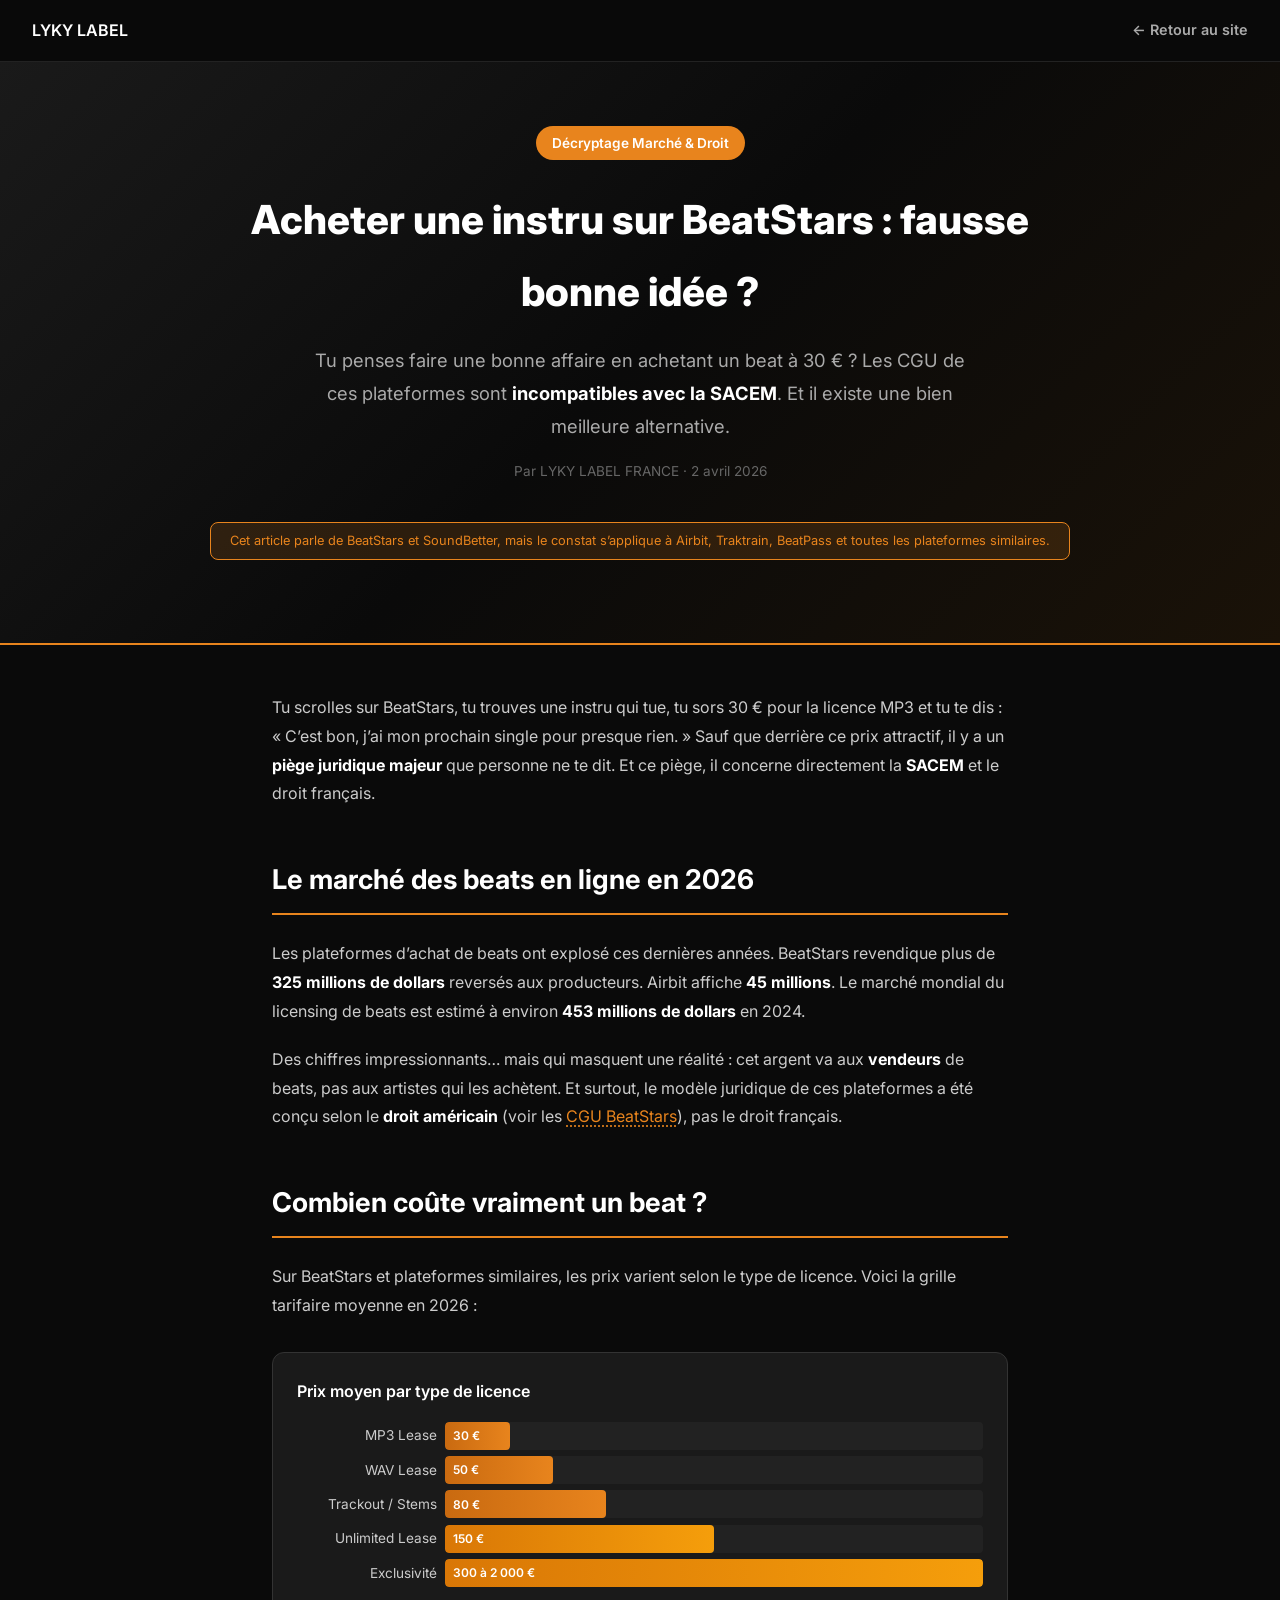
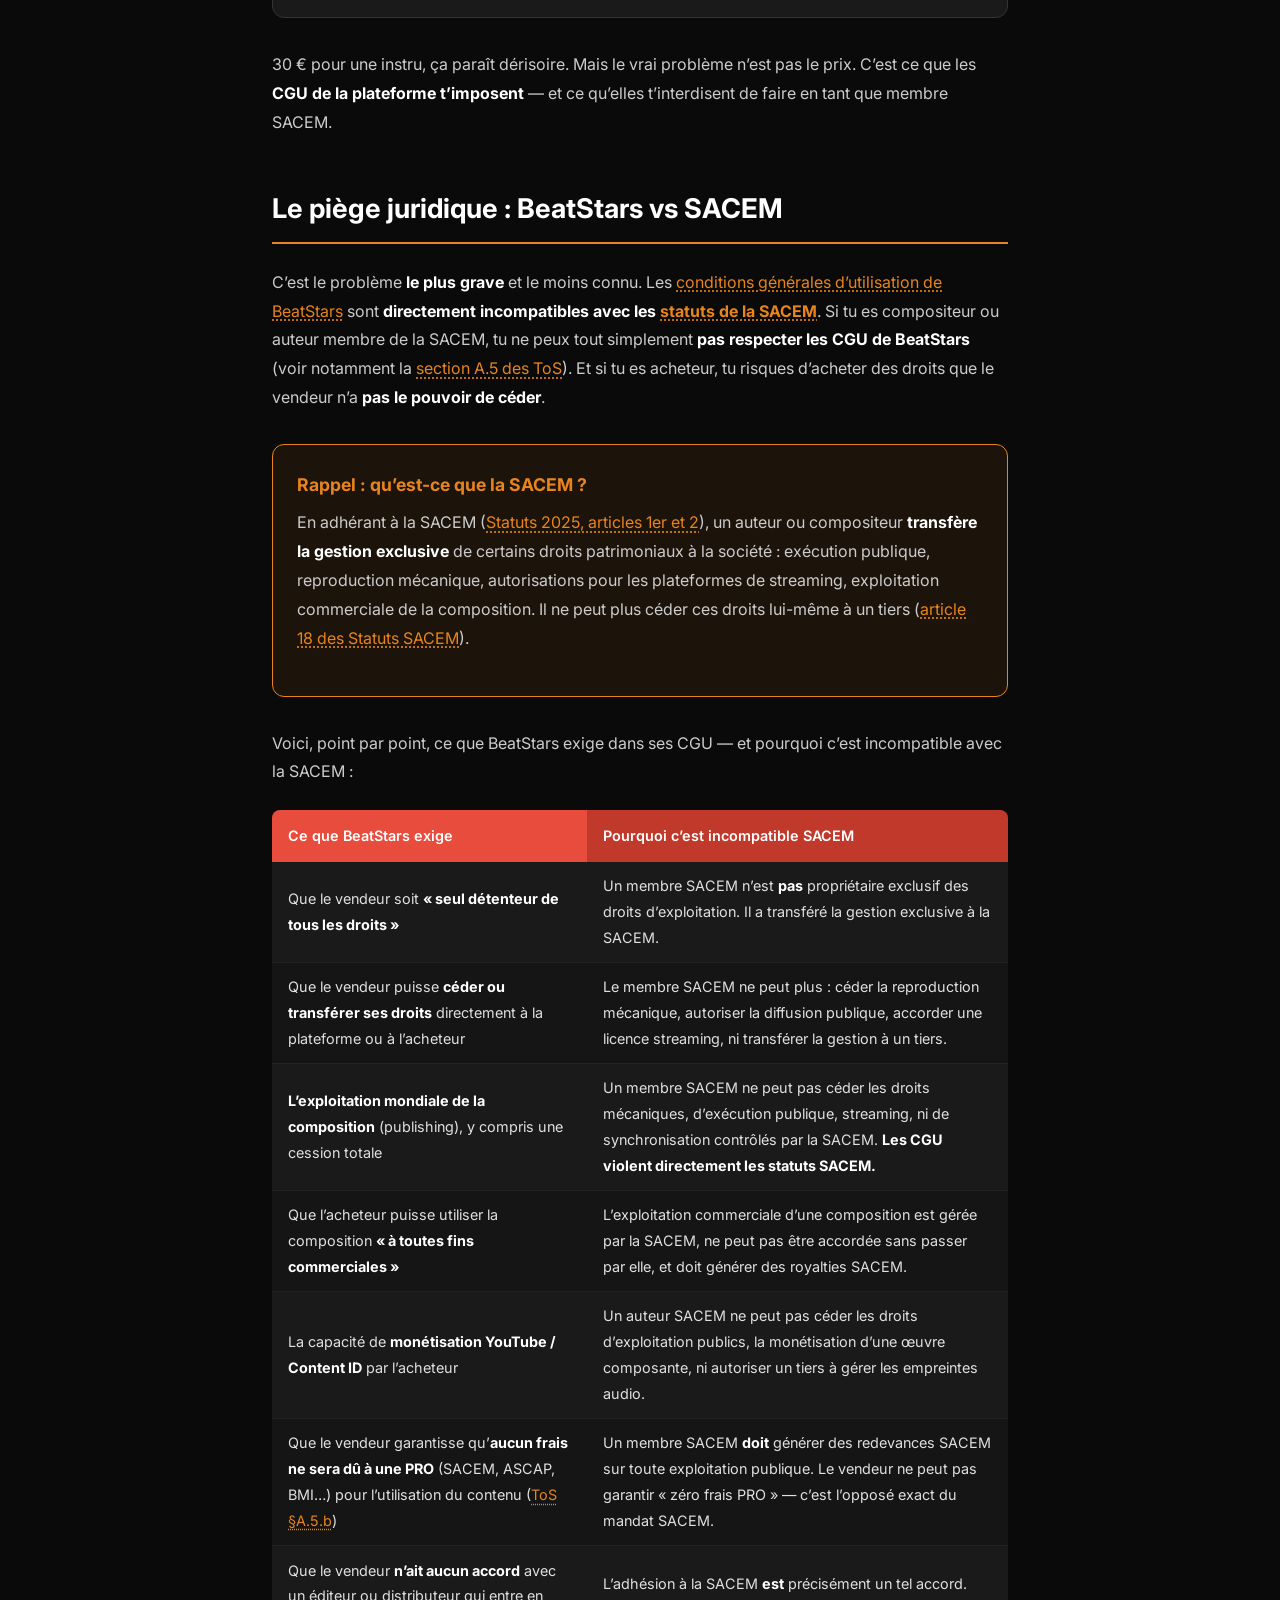
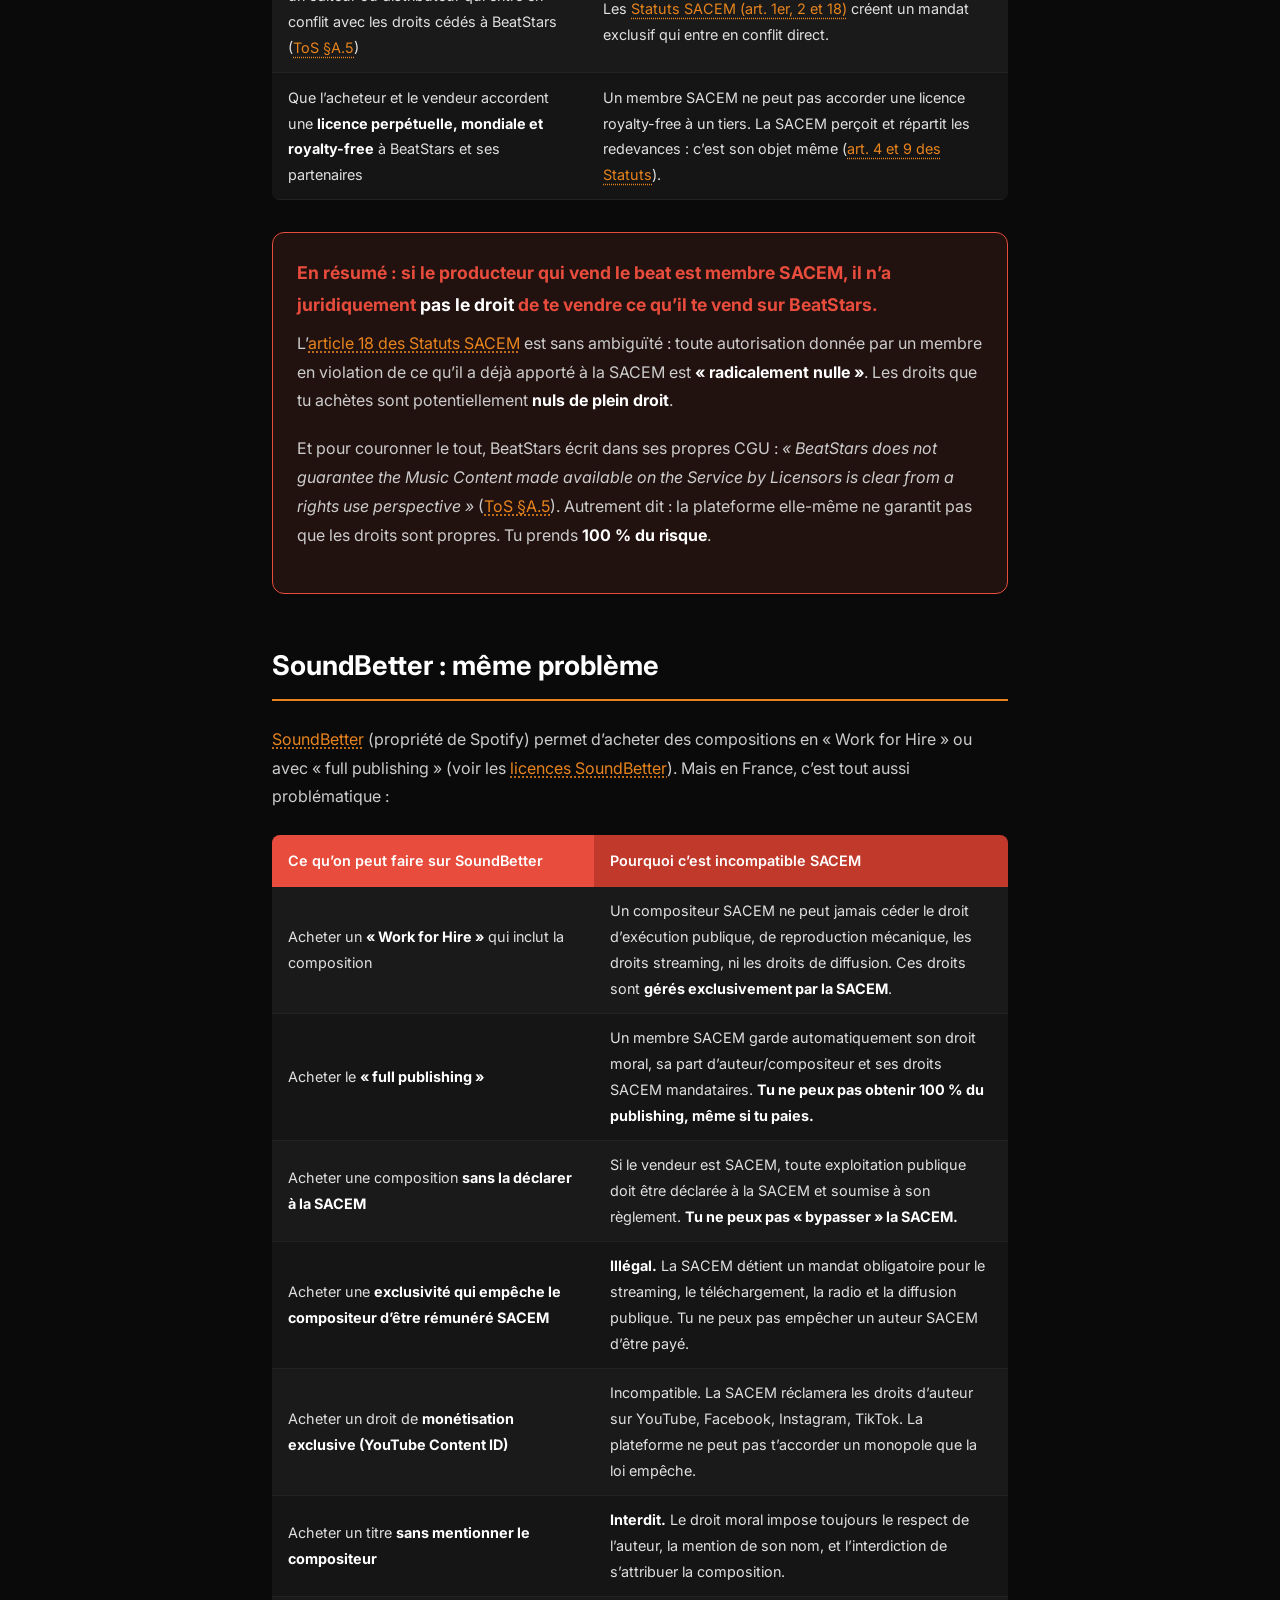
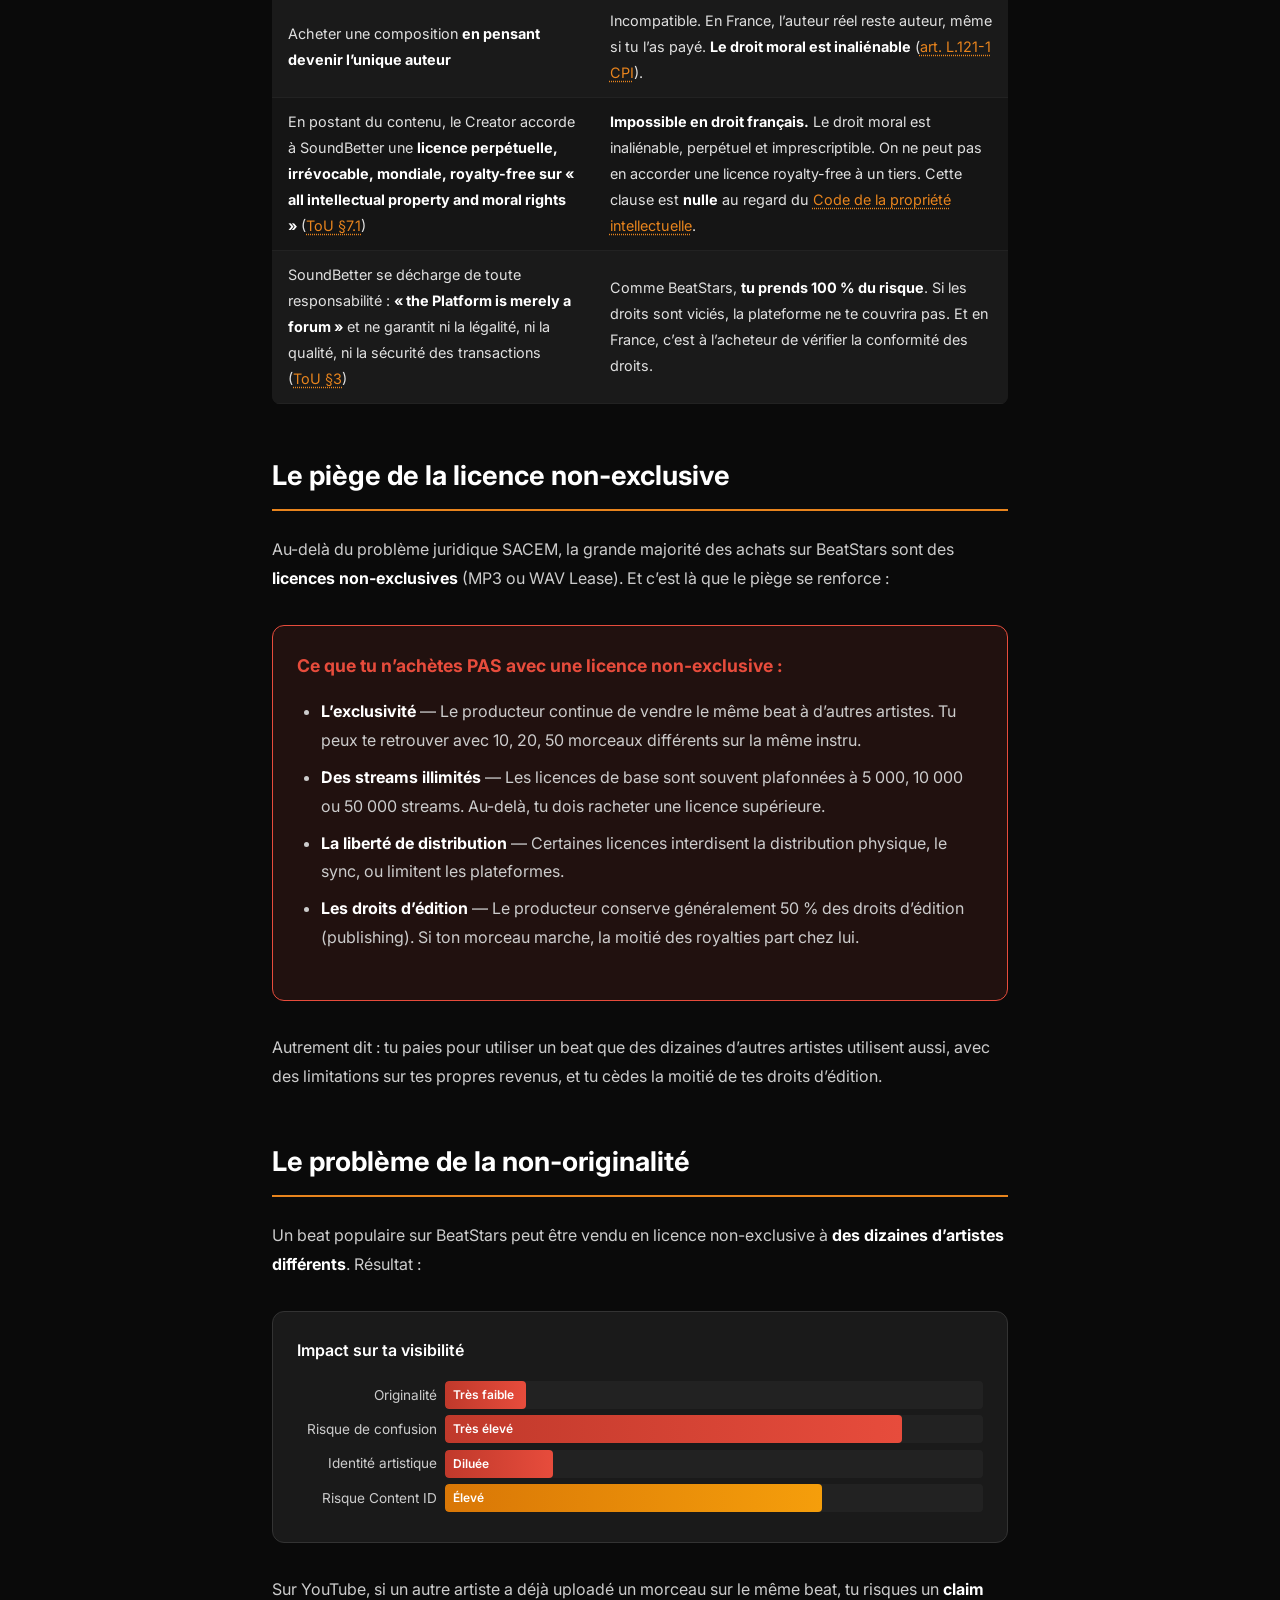
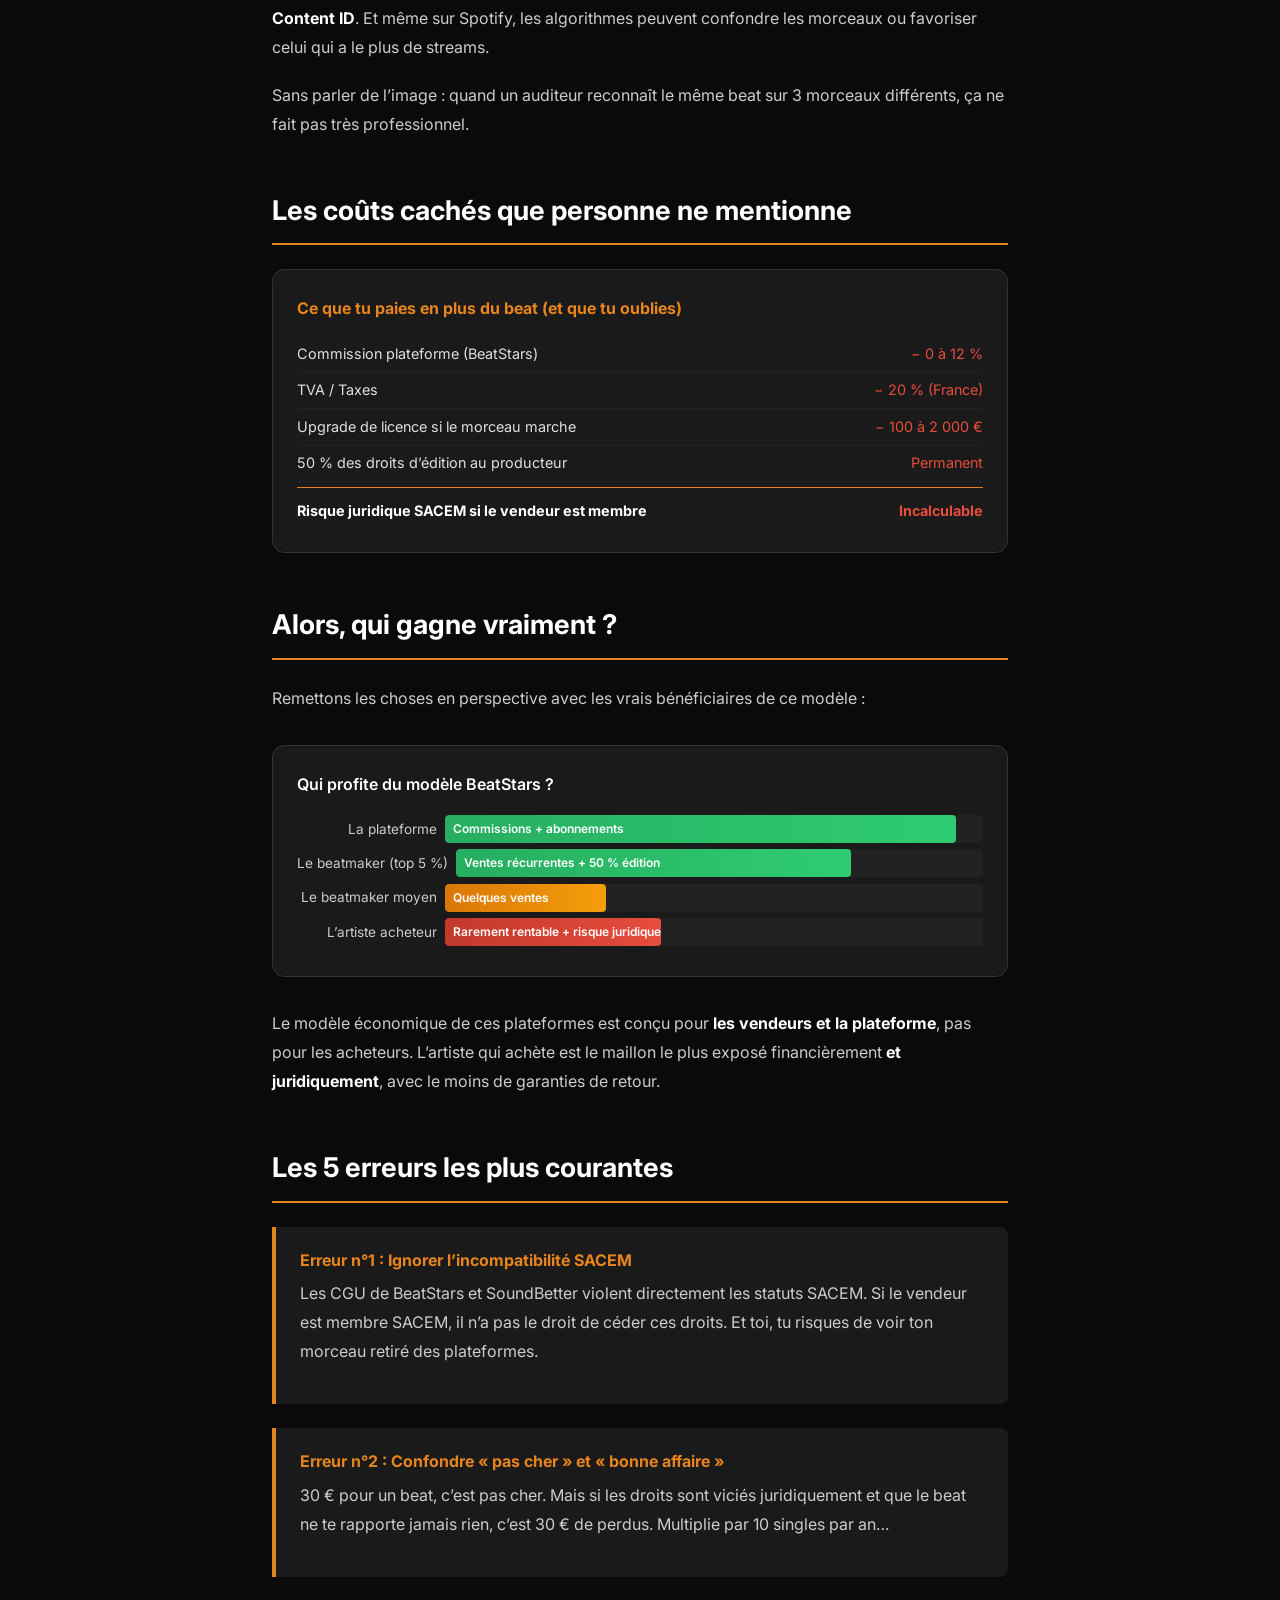
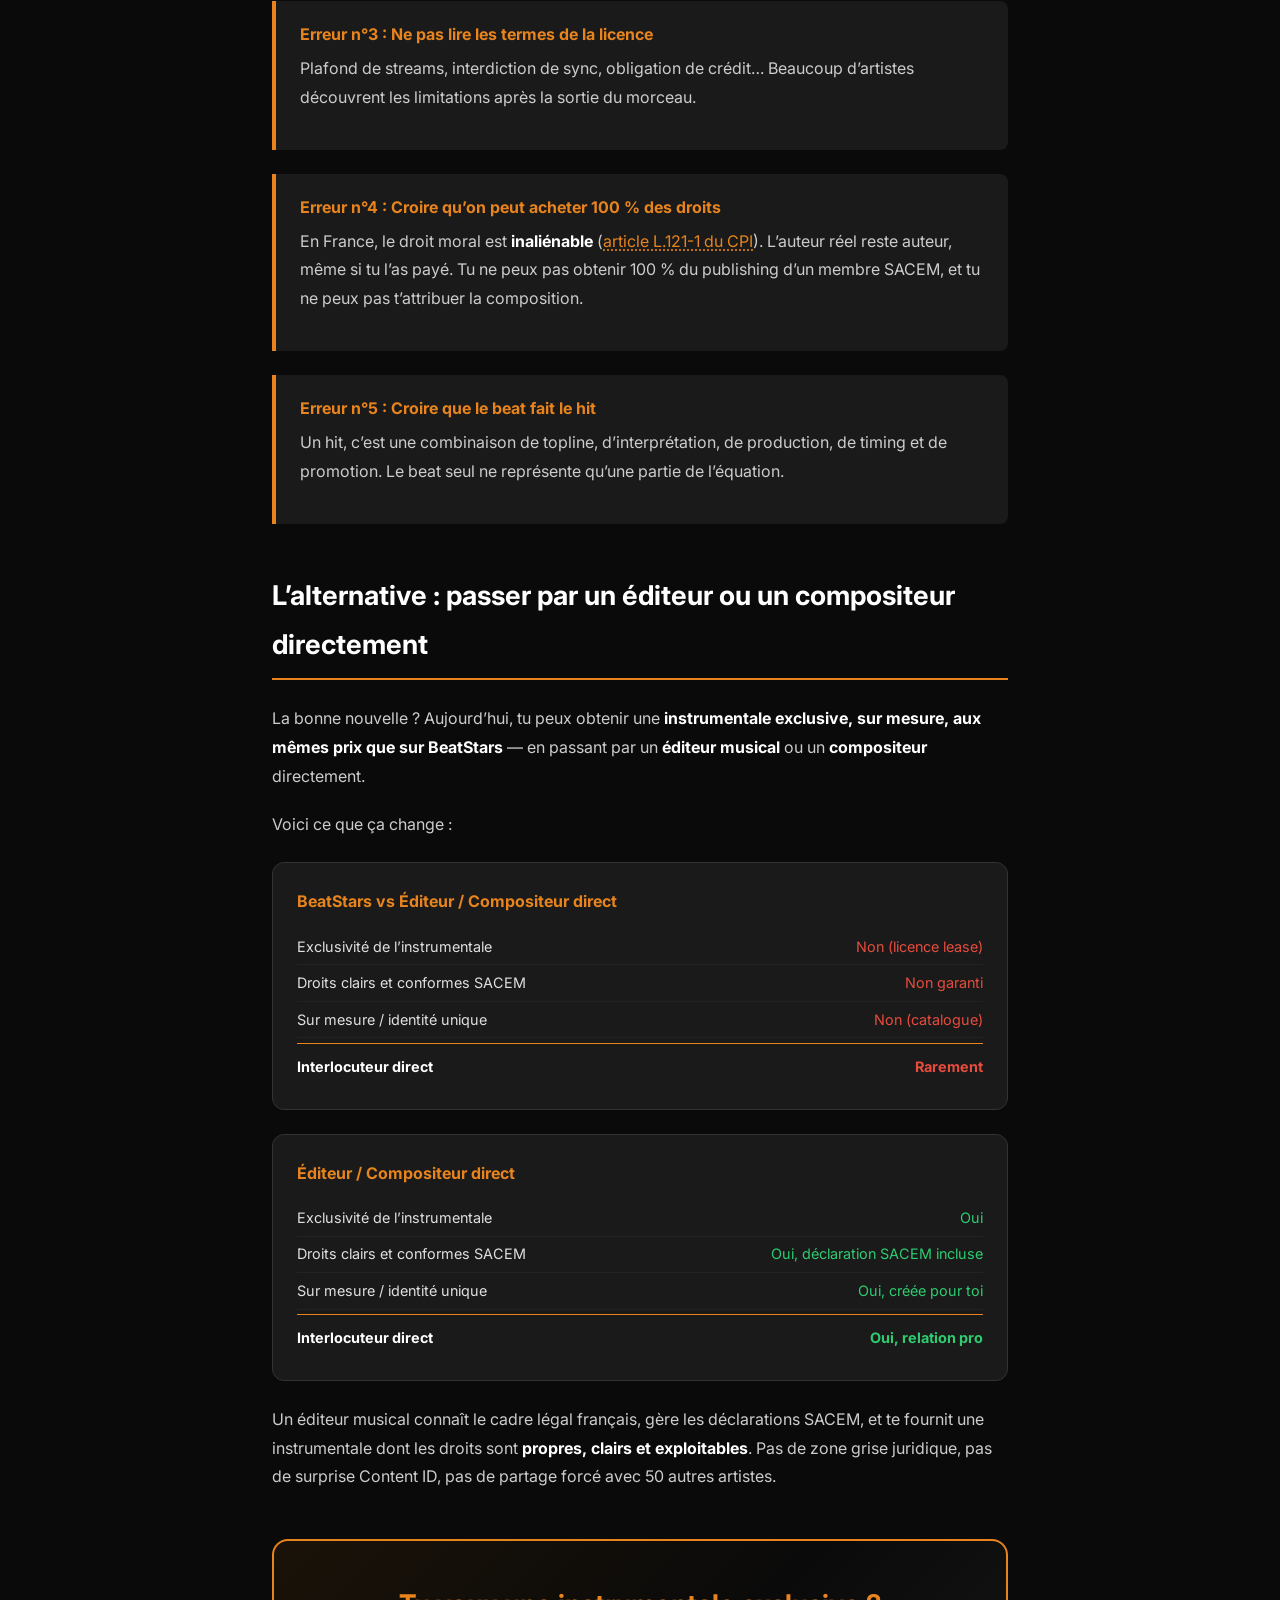
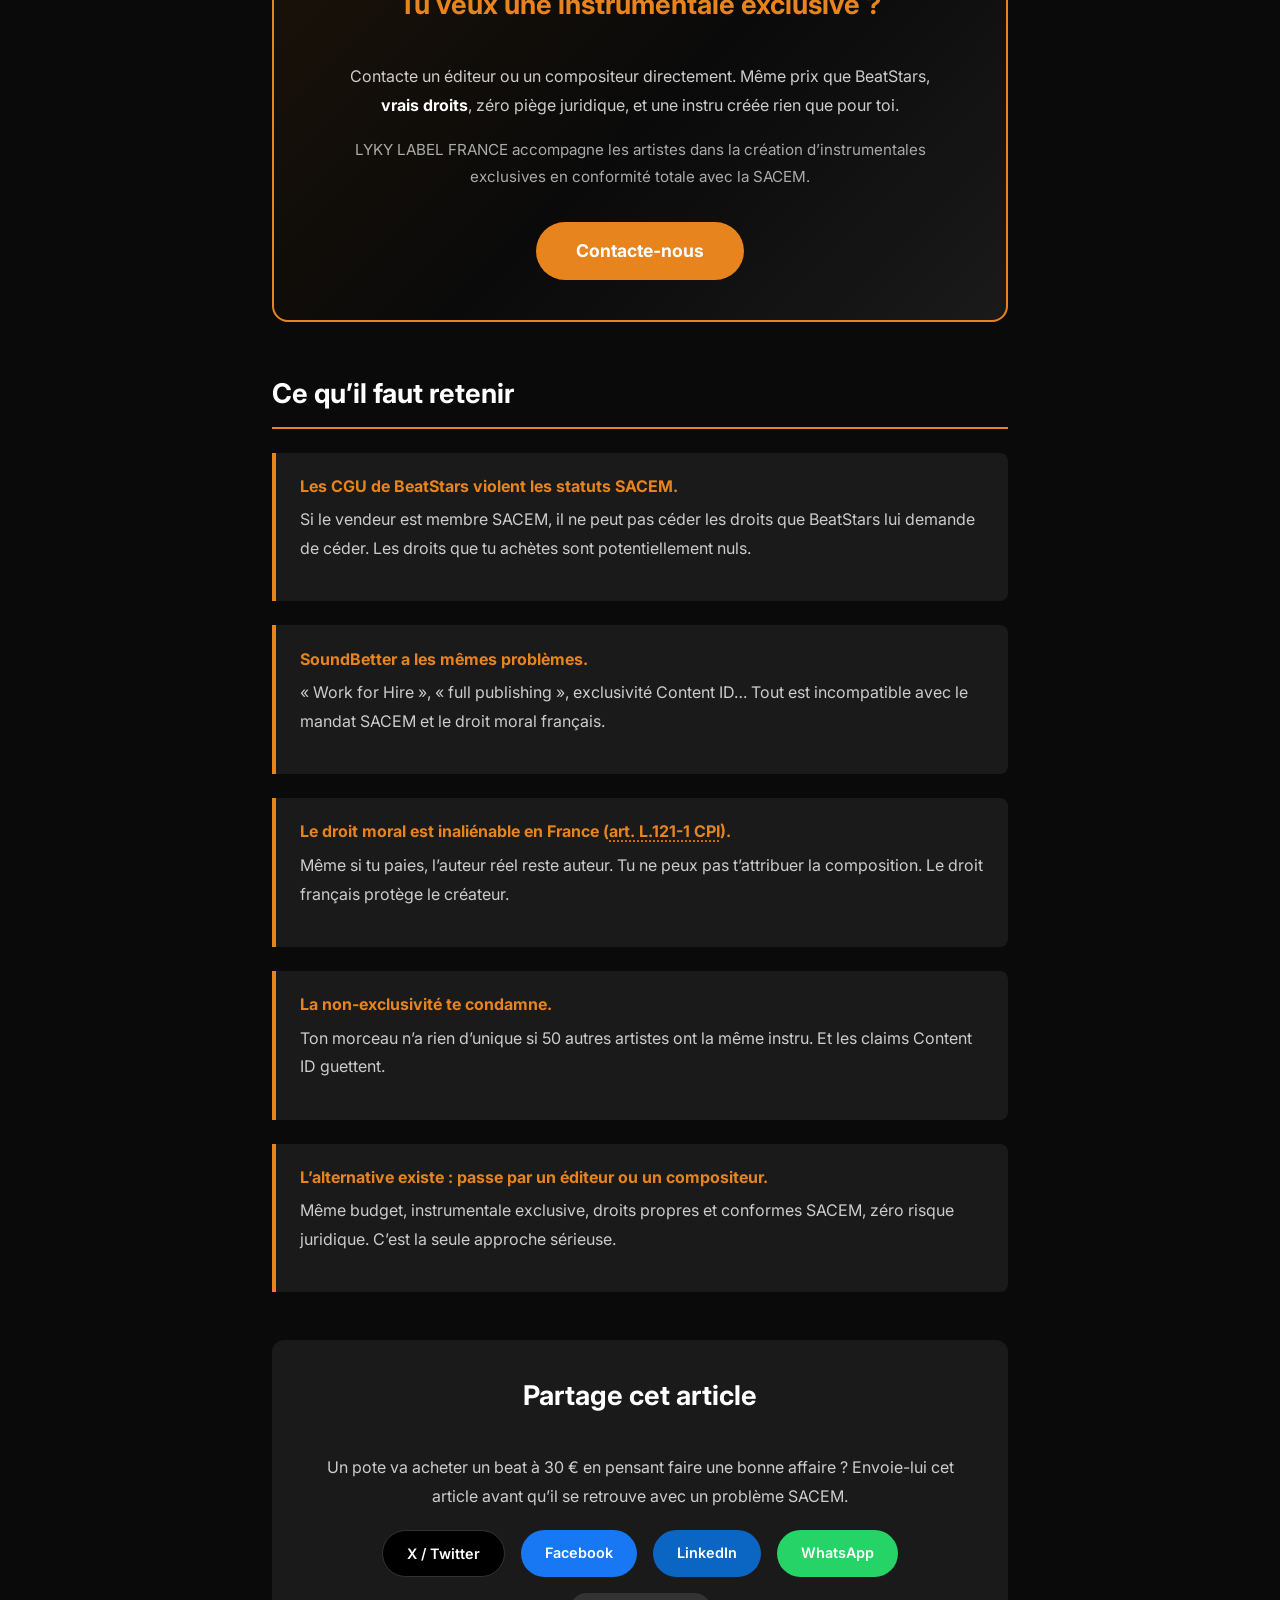
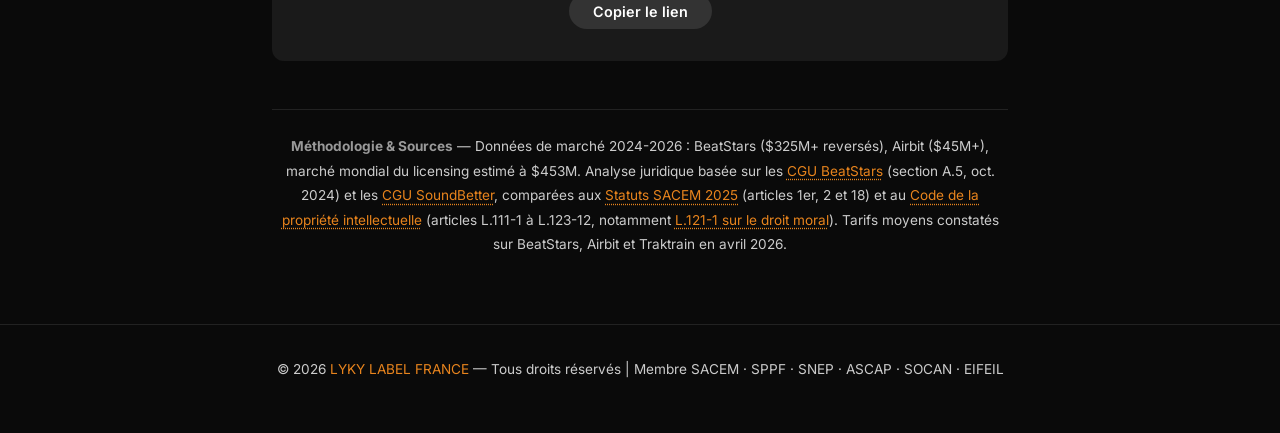
<file: blog/beatstars-fausse-bonne-idee.html>
<!DOCTYPE html>
<html lang="fr">
<head>
    <meta charset="UTF-8">
    <meta name="viewport" content="width=device-width, initial-scale=1.0">
    <title>BeatStars : fausse bonne id&#233;e ? | LYKY LABEL FRANCE</title>
    <meta name="description" content="Acheter une instrumentale sur BeatStars semble &#234;tre une bonne affaire. Mais les CGU de ces plateformes sont incompatibles avec la SACEM. On vous explique pourquoi.">
    <meta name="keywords" content="beatstars avis, acheter instru beatstars, beatstars sacem, soundbetter sacem, acheter beat en ligne, airbit traktrain, instrumentale rap, lease beat arnaque, editeur musical, compositeur">
    <meta name="author" content="LYKY LABEL FRANCE">
    <meta name="robots" content="index, follow">
    <link rel="canonical" href="https://lykylabelfrance.github.io/blog/beatstars-fausse-bonne-idee.html">
    <meta property="og:type" content="article">
    <meta property="og:title" content="BeatStars : fausse bonne id&#233;e ? CGU incompatibles avec la SACEM">
    <meta property="og:description" content="Acheter un beat &#224; 30 &#8364; pour sortir un hit ? Les CGU de BeatStars violent les statuts SACEM. On d&#233;cortique le pi&#232;ge juridique.">
    <meta property="og:url" content="https://lykylabelfrance.github.io/blog/beatstars-fausse-bonne-idee.html">
    <meta property="og:site_name" content="LYKY LABEL FRANCE">
    <meta property="og:locale" content="fr_FR">
    <meta name="twitter:card" content="summary_large_image">
    <meta name="twitter:title" content="BeatStars : fausse bonne id&#233;e ?">
    <meta name="twitter:description" content="Les CGU de BeatStars et SoundBetter sont incompatibles avec la SACEM. Voici pourquoi, et la meilleure alternative.">
    <script type="application/ld+json">
    {
        "@context": "https://schema.org",
        "@type": "Article",
        "headline": "BeatStars : fausse bonne id&#233;e ? CGU incompatibles avec la SACEM",
        "description": "Analyse juridique de l&#8217;incompatibilit&#233; entre les CGU de BeatStars/SoundBetter et les statuts SACEM en France",
        "author": {"@type": "Organization", "name": "LYKY LABEL FRANCE", "url": "https://lykylabelfrance.github.io"},
        "publisher": {"@type": "Organization", "name": "LYKY LABEL FRANCE"},
        "datePublished": "2026-04-02",
        "dateModified": "2026-04-02",
        "mainEntityOfPage": {"@type": "WebPage", "@id": "https://lykylabelfrance.github.io/blog/beatstars-fausse-bonne-idee.html"}
    }
    </script>
    <link href="https://fonts.googleapis.com/css2?family=Inter:wght@300;400;500;600;700;800&display=swap" rel="stylesheet">
    <style>
        *{margin:0;padding:0;box-sizing:border-box}
        body{font-family:'Inter',sans-serif;background:#0a0a0a;color:#e0e0e0;line-height:1.8}
        nav{background:rgba(10,10,10,.95);padding:1rem 2rem;display:flex;justify-content:space-between;align-items:center;position:sticky;top:0;z-index:100;border-bottom:1px solid #222}
        nav a{color:#fff;text-decoration:none;font-weight:600}
        nav .back{color:#aaa;font-size:.9rem}
        nav .back:hover{color:#e8001d}
        .hero{background:linear-gradient(135deg,#1a1a1a 0%,#0a0a0a 50%,#1a1208 100%);padding:4rem 2rem;text-align:center;border-bottom:2px solid #e8841d}
        .hero .tag{display:inline-block;background:#e8841d;color:#fff;padding:.3rem 1rem;border-radius:20px;font-size:.85rem;font-weight:600;margin-bottom:1.5rem}
        .hero h1{font-size:2.5rem;font-weight:800;color:#fff;max-width:800px;margin:0 auto 1rem}
        .hero .subtitle{font-size:1.15rem;color:#aaa;max-width:650px;margin:0 auto .5rem}
        .hero .meta{font-size:.85rem;color:#666;margin-top:1rem}
        .hero .disclaimer{display:inline-block;background:rgba(232,132,29,.15);border:1px solid #e8841d;color:#e8841d;padding:.4rem 1.2rem;border-radius:8px;font-size:.8rem;margin-top:1.2rem}
        article{max-width:800px;margin:0 auto;padding:3rem 2rem}
        h2{font-size:1.7rem;font-weight:700;color:#fff;margin:3rem 0 1.5rem;padding-bottom:.5rem;border-bottom:2px solid #e8841d}
        p{margin-bottom:1.2rem;color:#ccc}
        strong{color:#fff}
        .stat-card{background:#1a1a1a;border:1px solid #333;border-radius:12px;padding:2rem;text-align:center;margin:2rem 0}
        .stat-card .number{font-size:3rem;font-weight:800;color:#e8841d}
        .stat-card .label{color:#999;font-size:.95rem;margin-top:.5rem}
        .chart{background:#1a1a1a;border-radius:12px;padding:1.5rem;margin:2rem 0;border:1px solid #333}
        .chart-title{color:#fff;font-weight:600;margin-bottom:1rem;font-size:1rem}
        .bar-row{display:flex;align-items:center;margin:.4rem 0;gap:.5rem}
        .bar-label{min-width:140px;font-size:.85rem;color:#ccc;text-align:right}
        .bar-container{flex:1;height:28px;background:#222;border-radius:4px;overflow:hidden;position:relative}
        .bar{height:100%;border-radius:4px;display:flex;align-items:center;padding-left:8px;font-size:.75rem;font-weight:600;color:#fff;min-width:fit-content;transition:width .5s}
        .bar-orange{background:linear-gradient(90deg,#c96a10,#e8841d)}
        .bar-red{background:linear-gradient(90deg,#c0392b,#e74c3c)}
        .bar-green{background:linear-gradient(90deg,#27ae60,#2ecc71)}
        .bar-blue{background:linear-gradient(90deg,#2563eb,#3b82f6)}
        .bar-purple{background:linear-gradient(90deg,#7c3aed,#8b5cf6)}
        .bar-amber{background:linear-gradient(90deg,#d97706,#f59e0b)}
        .bar-gray{background:linear-gradient(90deg,#4b5563,#6b7280)}
        .vs-container{display:flex;gap:2rem;justify-content:center;flex-wrap:wrap;margin:1.5rem 0}
        .vs-card{background:#1a1a1a;border:1px solid #333;border-radius:12px;padding:1.5rem 2rem;text-align:center;flex:1;min-width:200px}
        .vs-card .num{font-size:2rem;font-weight:800}
        .vs-card .lab{font-size:.85rem;color:#999;margin-top:.3rem}
        .vs-good .num{color:#2ecc71}
        .vs-bad .num{color:#e74c3c}
        table{width:100%;border-collapse:collapse;margin:1.5rem 0;background:#1a1a1a;border-radius:8px;overflow:hidden}
        th{background:#e8841d;color:#fff;padding:.8rem 1rem;text-align:left;font-weight:600}
        td{padding:.7rem 1rem;border-bottom:1px solid #222}
        tr:hover{background:#222}
        .highlight{color:#e8841d;font-weight:600}
        ul{margin:1rem 0 1.5rem 1.5rem}
        li{margin-bottom:.5rem;color:#ccc}
        .takeaway{background:#1a1a1a;border-left:4px solid #e8841d;padding:1.2rem 1.5rem;margin:1.5rem 0;border-radius:0 8px 8px 0}
        .takeaway .title{font-weight:700;color:#e8841d;margin-bottom:.3rem}
        .warning-box{background:rgba(231,76,60,.1);border:1px solid #e74c3c;border-radius:12px;padding:1.5rem;margin:2rem 0}
        .warning-box .warning-title{color:#e74c3c;font-weight:700;font-size:1.1rem;margin-bottom:.5rem}
        .sacem-box{background:rgba(232,132,29,.08);border:1px solid #e8841d;border-radius:12px;padding:1.5rem;margin:2rem 0}
        .sacem-box .sacem-title{color:#e8841d;font-weight:700;font-size:1.1rem;margin-bottom:.5rem}
        .compare-table{width:100%;border-collapse:collapse;margin:1.5rem 0;border-radius:8px;overflow:hidden}
        .compare-table th{padding:.8rem 1rem;font-weight:600;font-size:.9rem}
        .compare-table th:first-child{background:#e74c3c;color:#fff}
        .compare-table th:last-child{background:#c0392b;color:#fff}
        .compare-table td{padding:.7rem 1rem;border-bottom:1px solid #222;font-size:.9rem}
        .compare-table tr:nth-child(even){background:#1a1a1a}
        .compare-table tr:nth-child(odd){background:#151515}
        .cta-section{background:linear-gradient(135deg,#1a1208 0%,#0a0a0a 50%,#1a1a1a 100%);border:2px solid #e8841d;border-radius:16px;padding:2.5rem;margin:3rem 0;text-align:center}
        .cta-section h2{border:none;margin-top:0;color:#e8841d}
        .cta-section p{color:#ccc;max-width:600px;margin:0 auto 1rem}
        .cta-button{display:inline-block;background:#e8841d;color:#fff;padding:.8rem 2.5rem;border-radius:30px;text-decoration:none;font-weight:700;font-size:1.1rem;margin-top:1rem;transition:all .3s}
        .cta-button:hover{background:#d47518;transform:scale(1.05)}
        .share-section{text-align:center;margin:3rem 0;padding:2rem;background:#1a1a1a;border-radius:12px}
        .share-section h2{border:none;margin-top:0}
        .share-buttons{display:flex;gap:1rem;justify-content:center;flex-wrap:wrap;margin-top:1rem}
        .share-buttons a,.share-buttons button{padding:.6rem 1.5rem;border-radius:25px;text-decoration:none;font-weight:600;font-size:.9rem;cursor:pointer;border:none;font-family:inherit}
        .btn-x{background:#000;color:#fff;border:1px solid #333 !important}
        .btn-fb{background:#1877F2;color:#fff}
        .btn-li{background:#0A66C2;color:#fff}
        .btn-wa{background:#25D366;color:#fff}
        .btn-copy{background:#333;color:#fff}
        .methodology{font-size:.85rem;color:#666;margin-top:3rem;padding-top:1.5rem;border-top:1px solid #222;text-align:center}
        .methodology strong{color:#999}
        footer{text-align:center;padding:2rem;border-top:1px solid #222;color:#555;font-size:.85rem}
        footer a{color:#e8841d;text-decoration:none}
        a.source-link{color:#e8841d;text-decoration:underline;text-decoration-style:dotted;text-underline-offset:3px}
        a.source-link:hover{color:#f59e0b;text-decoration-style:solid}
        .scenario{background:#1a1a1a;border:1px solid #333;border-radius:12px;padding:1.5rem;margin:1.5rem 0}
        .scenario .scenario-title{color:#e8841d;font-weight:700;font-size:1rem;margin-bottom:.8rem}
        .scenario .scenario-line{display:flex;justify-content:space-between;padding:.3rem 0;border-bottom:1px solid #222;font-size:.9rem}
        .scenario .scenario-line:last-child{border:none;font-weight:700;color:#fff;padding-top:.6rem;margin-top:.3rem;border-top:1px solid #e8841d}
        .scenario .scenario-line .neg{color:#e74c3c}
        .scenario .scenario-line .pos{color:#2ecc71}
        @media(max-width:600px){.hero h1{font-size:1.6rem}.stat-card .number{font-size:2.2rem}article{padding:2rem 1rem}.bar-label{min-width:100px;font-size:.75rem}.vs-container{flex-direction:column;gap:1rem}.compare-table{font-size:.8rem}.compare-table td,.compare-table th{padding:.5rem}}
    </style>
</head>
<body>
    <nav>
        <a href="https://lykylabelfrance.github.io/">LYKY LABEL</a>
        <a href="https://lykylabelfrance.github.io/#blog" class="back">&#8592; Retour au site</a>
    </nav>
    <header class="hero">
        <div class="tag">D&#233;cryptage March&#233; &amp; Droit</div>
        <h1>Acheter une instru sur BeatStars : fausse bonne id&#233;e ?</h1>
        <p class="subtitle">Tu penses faire une bonne affaire en achetant un beat &#224; 30 &#8364; ? Les CGU de ces plateformes sont <strong>incompatibles avec la SACEM</strong>. Et il existe une bien meilleure alternative.</p>
        <p class="meta">Par LYKY LABEL FRANCE &#183; 2 avril 2026</p>
        <p class="disclaimer">Cet article parle de BeatStars et SoundBetter, mais le constat s&#8217;applique &#224; Airbit, Traktrain, BeatPass et toutes les plateformes similaires.</p>
    </header>
    <article>
        <p>Tu scrolles sur BeatStars, tu trouves une instru qui tue, tu sors 30 &#8364; pour la licence MP3 et tu te dis : &#171; C&#8217;est bon, j&#8217;ai mon prochain single pour presque rien. &#187; Sauf que derri&#232;re ce prix attractif, il y a un <strong>pi&#232;ge juridique majeur</strong> que personne ne te dit. Et ce pi&#232;ge, il concerne directement la <strong>SACEM</strong> et le droit fran&#231;ais.</p>

        <h2>Le march&#233; des beats en ligne en 2026</h2>
        <p>Les plateformes d&#8217;achat de beats ont explos&#233; ces derni&#232;res ann&#233;es. BeatStars revendique plus de <strong>325 millions de dollars</strong> revers&#233;s aux producteurs. Airbit affiche <strong>45 millions</strong>. Le march&#233; mondial du licensing de beats est estim&#233; &#224; environ <strong>453 millions de dollars</strong> en 2024.</p>
        <p>Des chiffres impressionnants&#8230; mais qui masquent une r&#233;alit&#233; : cet argent va aux <strong>vendeurs</strong> de beats, pas aux artistes qui les ach&#232;tent. Et surtout, le mod&#232;le juridique de ces plateformes a &#233;t&#233; con&#231;u selon le <strong>droit am&#233;ricain</strong> (voir les <a href="https://www.beatstars.com/terms-of-service" target="_blank" rel="noopener" class="source-link">CGU BeatStars</a>), pas le droit fran&#231;ais.</p>


        <h2>Combien co&#251;te vraiment un beat ?</h2>
        <p>Sur BeatStars et plateformes similaires, les prix varient selon le type de licence. Voici la grille tarifaire moyenne en 2026 :</p>
        <div class="chart">
            <div class="chart-title">Prix moyen par type de licence</div>
            <div class="bar-row"><span class="bar-label">MP3 Lease</span><div class="bar-container"><div class="bar bar-orange" style="width:12%">30 &#8364;</div></div></div>
            <div class="bar-row"><span class="bar-label">WAV Lease</span><div class="bar-container"><div class="bar bar-orange" style="width:20%">50 &#8364;</div></div></div>
            <div class="bar-row"><span class="bar-label">Trackout / Stems</span><div class="bar-container"><div class="bar bar-orange" style="width:30%">80 &#8364;</div></div></div>
            <div class="bar-row"><span class="bar-label">Unlimited Lease</span><div class="bar-container"><div class="bar bar-amber" style="width:50%">150 &#8364;</div></div></div>
            <div class="bar-row"><span class="bar-label">Exclusivit&#233;</span><div class="bar-container"><div class="bar bar-amber" style="width:100%">300 &#224; 2 000 &#8364;</div></div></div>
        </div>
        <p>30 &#8364; pour une instru, &#231;a para&#238;t d&#233;risoire. Mais le vrai probl&#232;me n&#8217;est pas le prix. C&#8217;est ce que les <strong>CGU de la plateforme t&#8217;imposent</strong> &#8212; et ce qu&#8217;elles t&#8217;interdisent de faire en tant que membre SACEM.</p>

        <h2>Le pi&#232;ge juridique : BeatStars vs SACEM</h2>
        <p>C&#8217;est le probl&#232;me <strong>le plus grave</strong> et le moins connu. Les <a href="https://www.beatstars.com/terms-of-service" target="_blank" rel="noopener" class="source-link">conditions g&#233;n&#233;rales d&#8217;utilisation de BeatStars</a> sont <strong>directement incompatibles avec les <a href="https://www.sacem.fr/la-sacem/fonctionnement/statuts-reglement-general" target="_blank" rel="noopener" class="source-link">statuts de la SACEM</a></strong>. Si tu es compositeur ou auteur membre de la SACEM, tu ne peux tout simplement <strong>pas respecter les CGU de BeatStars</strong> (voir notamment la <a href="https://www.beatstars.com/terms-of-service" target="_blank" rel="noopener" class="source-link">section A.5 des ToS</a>). Et si tu es acheteur, tu risques d&#8217;acheter des droits que le vendeur n&#8217;a <strong>pas le pouvoir de c&#233;der</strong>.</p>

        <div class="sacem-box">
            <div class="sacem-title">Rappel : qu&#8217;est-ce que la SACEM ?</div>
            <p>En adh&#233;rant &#224; la SACEM (<a href="https://www.sacem.fr/la-sacem/fonctionnement/statuts-reglement-general" target="_blank" rel="noopener" class="source-link">Statuts 2025, articles 1er et 2</a>), un auteur ou compositeur <strong>transf&#232;re la gestion exclusive</strong> de certains droits patrimoniaux &#224; la soci&#233;t&#233; : ex&#233;cution publique, reproduction m&#233;canique, autorisations pour les plateformes de streaming, exploitation commerciale de la composition. Il ne peut plus c&#233;der ces droits lui-m&#234;me &#224; un tiers (<a href="https://www.sacem.fr/la-sacem/fonctionnement/statuts-reglement-general" target="_blank" rel="noopener" class="source-link">article 18 des Statuts SACEM</a>).</p>
        </div>

        <p>Voici, point par point, ce que BeatStars exige dans ses CGU &#8212; et pourquoi c&#8217;est incompatible avec la SACEM :</p>

        <table class="compare-table">
            <tr><th>Ce que BeatStars exige</th><th>Pourquoi c&#8217;est incompatible SACEM</th></tr>
            <tr><td>Que le vendeur soit <strong>&#171; seul d&#233;tenteur de tous les droits &#187;</strong></td><td>Un membre SACEM n&#8217;est <strong>pas</strong> propri&#233;taire exclusif des droits d&#8217;exploitation. Il a transf&#233;r&#233; la gestion exclusive &#224; la SACEM.</td></tr>
            <tr><td>Que le vendeur puisse <strong>c&#233;der ou transf&#233;rer ses droits</strong> directement &#224; la plateforme ou &#224; l&#8217;acheteur</td><td>Le membre SACEM ne peut plus : c&#233;der la reproduction m&#233;canique, autoriser la diffusion publique, accorder une licence streaming, ni transf&#233;rer la gestion &#224; un tiers.</td></tr>
            <tr><td><strong>L&#8217;exploitation mondiale de la composition</strong> (publishing), y compris une cession totale</td><td>Un membre SACEM ne peut pas c&#233;der les droits m&#233;caniques, d&#8217;ex&#233;cution publique, streaming, ni de synchronisation contr&#244;l&#233;s par la SACEM. <strong>Les CGU violent directement les statuts SACEM.</strong></td></tr>
            <tr><td>Que l&#8217;acheteur puisse utiliser la composition <strong>&#171; &#224; toutes fins commerciales &#187;</strong></td><td>L&#8217;exploitation commerciale d&#8217;une composition est g&#233;r&#233;e par la SACEM, ne peut pas &#234;tre accord&#233;e sans passer par elle, et doit g&#233;n&#233;rer des royalties SACEM.</td></tr>
            <tr><td>La capacit&#233; de <strong>mon&#233;tisation YouTube / Content ID</strong> par l&#8217;acheteur</td><td>Un auteur SACEM ne peut pas c&#233;der les droits d&#8217;exploitation publics, la mon&#233;tisation d&#8217;une &#339;uvre composante, ni autoriser un tiers &#224; g&#233;rer les empreintes audio.</td></tr>
            <tr><td>Que le vendeur garantisse qu&#8217;<strong>aucun frais ne sera d&#251; &#224; une PRO</strong> (SACEM, ASCAP, BMI&#8230;) pour l&#8217;utilisation du contenu (<a href="https://www.beatstars.com/terms-of-service" target="_blank" rel="noopener" class="source-link">ToS &#167;A.5.b</a>)</td><td>Un membre SACEM <strong>doit</strong> g&#233;n&#233;rer des redevances SACEM sur toute exploitation publique. Le vendeur ne peut pas garantir &#171; z&#233;ro frais PRO &#187; &#8212; c&#8217;est l&#8217;oppos&#233; exact du mandat SACEM.</td></tr>
            <tr><td>Que le vendeur <strong>n&#8217;ait aucun accord</strong> avec un &#233;diteur ou distributeur qui entre en conflit avec les droits c&#233;d&#233;s &#224; BeatStars (<a href="https://www.beatstars.com/terms-of-service" target="_blank" rel="noopener" class="source-link">ToS &#167;A.5</a>)</td><td>L&#8217;adh&#233;sion &#224; la SACEM <strong>est</strong> pr&#233;cis&#233;ment un tel accord. Les <a href="https://www.sacem.fr/la-sacem/fonctionnement/statuts-reglement-general" target="_blank" rel="noopener" class="source-link">Statuts SACEM (art. 1er, 2 et 18)</a> cr&#233;ent un mandat exclusif qui entre en conflit direct.</td></tr>
            <tr><td>Que l&#8217;acheteur et le vendeur accordent une <strong>licence perp&#233;tuelle, mondiale et royalty-free</strong> &#224; BeatStars et ses partenaires</td><td>Un membre SACEM ne peut pas accorder une licence royalty-free &#224; un tiers. La SACEM per&#231;oit et r&#233;partit les redevances : c&#8217;est son objet m&#234;me (<a href="https://www.sacem.fr/la-sacem/fonctionnement/statuts-reglement-general" target="_blank" rel="noopener" class="source-link">art. 4 et 9 des Statuts</a>).</td></tr>
        </table>

        <div class="warning-box">
            <div class="warning-title">En r&#233;sum&#233; : si le producteur qui vend le beat est membre SACEM, il n&#8217;a juridiquement <strong>pas le droit</strong> de te vendre ce qu&#8217;il te vend sur BeatStars.</div>
            <p>L&#8217;<a href="https://www.sacem.fr/la-sacem/fonctionnement/statuts-reglement-general" target="_blank" rel="noopener" class="source-link">article 18 des Statuts SACEM</a> est sans ambigu&#239;t&#233; : toute autorisation donn&#233;e par un membre en violation de ce qu&#8217;il a d&#233;j&#224; apport&#233; &#224; la SACEM est <strong>&#171; radicalement nulle &#187;</strong>. Les droits que tu ach&#232;tes sont potentiellement <strong>nuls de plein droit</strong>.</p>
            <p>Et pour couronner le tout, BeatStars &#233;crit dans ses propres CGU : <em>&#171; BeatStars does not guarantee the Music Content made available on the Service by Licensors is clear from a rights use perspective &#187;</em> (<a href="https://www.beatstars.com/terms-of-service" target="_blank" rel="noopener" class="source-link">ToS &#167;A.5</a>). Autrement dit : la plateforme elle-m&#234;me ne garantit pas que les droits sont propres. Tu prends <strong>100 % du risque</strong>.</p>
        </div>

        <h2>SoundBetter : m&#234;me probl&#232;me</h2>
        <p><a href="https://soundbetter.com/terms-of-use" target="_blank" rel="noopener" class="source-link">SoundBetter</a> (propri&#233;t&#233; de Spotify) permet d&#8217;acheter des compositions en &#171; Work for Hire &#187; ou avec &#171; full publishing &#187; (voir les <a href="https://soundbetter.com/site/licenses" target="_blank" rel="noopener" class="source-link">licences SoundBetter</a>). Mais en France, c&#8217;est tout aussi probl&#233;matique :</p>

        <table class="compare-table">
            <tr><th>Ce qu&#8217;on peut faire sur SoundBetter</th><th>Pourquoi c&#8217;est incompatible SACEM</th></tr>
            <tr><td>Acheter un <strong>&#171; Work for Hire &#187;</strong> qui inclut la composition</td><td>Un compositeur SACEM ne peut jamais c&#233;der le droit d&#8217;ex&#233;cution publique, de reproduction m&#233;canique, les droits streaming, ni les droits de diffusion. Ces droits sont <strong>g&#233;r&#233;s exclusivement par la SACEM</strong>.</td></tr>
            <tr><td>Acheter le <strong>&#171; full publishing &#187;</strong></td><td>Un membre SACEM garde automatiquement son droit moral, sa part d&#8217;auteur/compositeur et ses droits SACEM mandataires. <strong>Tu ne peux pas obtenir 100 % du publishing, m&#234;me si tu paies.</strong></td></tr>
            <tr><td>Acheter une composition <strong>sans la d&#233;clarer &#224; la SACEM</strong></td><td>Si le vendeur est SACEM, toute exploitation publique doit &#234;tre d&#233;clar&#233;e &#224; la SACEM et soumise &#224; son r&#232;glement. <strong>Tu ne peux pas &#171; bypasser &#187; la SACEM.</strong></td></tr>
            <tr><td>Acheter une <strong>exclusivit&#233; qui emp&#234;che le compositeur d&#8217;&#234;tre r&#233;mun&#233;r&#233; SACEM</strong></td><td><strong>Ill&#233;gal.</strong> La SACEM d&#233;tient un mandat obligatoire pour le streaming, le t&#233;l&#233;chargement, la radio et la diffusion publique. Tu ne peux pas emp&#234;cher un auteur SACEM d&#8217;&#234;tre pay&#233;.</td></tr>
            <tr><td>Acheter un droit de <strong>mon&#233;tisation exclusive (YouTube Content ID)</strong></td><td>Incompatible. La SACEM r&#233;clamera les droits d&#8217;auteur sur YouTube, Facebook, Instagram, TikTok. La plateforme ne peut pas t&#8217;accorder un monopole que la loi emp&#234;che.</td></tr>
            <tr><td>Acheter un titre <strong>sans mentionner le compositeur</strong></td><td><strong>Interdit.</strong> Le droit moral impose toujours le respect de l&#8217;auteur, la mention de son nom, et l&#8217;interdiction de s&#8217;attribuer la composition.</td></tr>
            <tr><td>Acheter une composition <strong>en pensant devenir l&#8217;unique auteur</strong></td><td>Incompatible. En France, l&#8217;auteur r&#233;el reste auteur, m&#234;me si tu l&#8217;as pay&#233;. <strong>Le droit moral est inali&#233;nable</strong> (<a href="https://www.legifrance.gouv.fr/codes/article_lc/LEGIARTI000006278891/" target="_blank" rel="noopener" class="source-link">art. L.121-1 CPI</a>).</td></tr>
            <tr><td>En postant du contenu, le Creator accorde &#224; SoundBetter une <strong>licence perp&#233;tuelle, irr&#233;vocable, mondiale, royalty-free sur &#171; all intellectual property and moral rights &#187;</strong> (<a href="https://soundbetter.com/terms-of-use" target="_blank" rel="noopener" class="source-link">ToU &#167;7.1</a>)</td><td><strong>Impossible en droit fran&#231;ais.</strong> Le droit moral est inali&#233;nable, perp&#233;tuel et imprescriptible. On ne peut pas en accorder une licence royalty-free &#224; un tiers. Cette clause est <strong>nulle</strong> au regard du <a href="https://www.legifrance.gouv.fr/codes/article_lc/LEGIARTI000006278891/" target="_blank" rel="noopener" class="source-link">Code de la propri&#233;t&#233; intellectuelle</a>.</td></tr>
            <tr><td>SoundBetter se d&#233;charge de toute responsabilit&#233; : <strong>&#171; the Platform is merely a forum &#187;</strong> et ne garantit ni la l&#233;galit&#233;, ni la qualit&#233;, ni la s&#233;curit&#233; des transactions (<a href="https://soundbetter.com/terms-of-use" target="_blank" rel="noopener" class="source-link">ToU &#167;3</a>)</td><td>Comme BeatStars, <strong>tu prends 100 % du risque</strong>. Si les droits sont vici&#233;s, la plateforme ne te couvrira pas. Et en France, c&#8217;est &#224; l&#8217;acheteur de v&#233;rifier la conformit&#233; des droits.</td></tr>
        </table>

        <h2>Le pi&#232;ge de la licence non-exclusive</h2>
        <p>Au-del&#224; du probl&#232;me juridique SACEM, la grande majorit&#233; des achats sur BeatStars sont des <strong>licences non-exclusives</strong> (MP3 ou WAV Lease). Et c&#8217;est l&#224; que le pi&#232;ge se renforce :</p>
        <div class="warning-box">
            <div class="warning-title">Ce que tu n&#8217;ach&#232;tes PAS avec une licence non-exclusive :</div>
            <ul>
                <li><strong>L&#8217;exclusivit&#233;</strong> &#8212; Le producteur continue de vendre le m&#234;me beat &#224; d&#8217;autres artistes. Tu peux te retrouver avec 10, 20, 50 morceaux diff&#233;rents sur la m&#234;me instru.</li>
                <li><strong>Des streams illimit&#233;s</strong> &#8212; Les licences de base sont souvent plafonn&#233;es &#224; 5 000, 10 000 ou 50 000 streams. Au-del&#224;, tu dois racheter une licence sup&#233;rieure.</li>
                <li><strong>La libert&#233; de distribution</strong> &#8212; Certaines licences interdisent la distribution physique, le sync, ou limitent les plateformes.</li>
                <li><strong>Les droits d&#8217;&#233;dition</strong> &#8212; Le producteur conserve g&#233;n&#233;ralement 50 % des droits d&#8217;&#233;dition (publishing). Si ton morceau marche, la moiti&#233; des royalties part chez lui.</li>
            </ul>
        </div>
        <p>Autrement dit : tu paies pour utiliser un beat que des dizaines d&#8217;autres artistes utilisent aussi, avec des limitations sur tes propres revenus, et tu c&#232;des la moiti&#233; de tes droits d&#8217;&#233;dition.</p>

        <h2>Le probl&#232;me de la non-originalit&#233;</h2>
        <p>Un beat populaire sur BeatStars peut &#234;tre vendu en licence non-exclusive &#224; <strong>des dizaines d&#8217;artistes diff&#233;rents</strong>. R&#233;sultat :</p>
        <div class="chart">
            <div class="chart-title">Impact sur ta visibilit&#233;</div>
            <div class="bar-row"><span class="bar-label">Originalit&#233;</span><div class="bar-container"><div class="bar bar-red" style="width:15%">Tr&#232;s faible</div></div></div>
            <div class="bar-row"><span class="bar-label">Risque de confusion</span><div class="bar-container"><div class="bar bar-red" style="width:85%">Tr&#232;s &#233;lev&#233;</div></div></div>
            <div class="bar-row"><span class="bar-label">Identit&#233; artistique</span><div class="bar-container"><div class="bar bar-red" style="width:20%">Dilu&#233;e</div></div></div>
            <div class="bar-row"><span class="bar-label">Risque Content ID</span><div class="bar-container"><div class="bar bar-amber" style="width:70%">&#201;lev&#233;</div></div></div>
        </div>
        <p>Sur YouTube, si un autre artiste a d&#233;j&#224; upload&#233; un morceau sur le m&#234;me beat, tu risques un <strong>claim Content ID</strong>. Et m&#234;me sur Spotify, les algorithmes peuvent confondre les morceaux ou favoriser celui qui a le plus de streams.</p>
        <p>Sans parler de l&#8217;image : quand un auditeur reconna&#238;t le m&#234;me beat sur 3 morceaux diff&#233;rents, &#231;a ne fait pas tr&#232;s professionnel.</p>

        <h2>Les co&#251;ts cach&#233;s que personne ne mentionne</h2>
        <div class="scenario">
            <div class="scenario-title">Ce que tu paies en plus du beat (et que tu oublies)</div>
            <div class="scenario-line"><span>Commission plateforme (BeatStars)</span><span class="neg">&#8722; 0 &#224; 12 %</span></div>
            <div class="scenario-line"><span>TVA / Taxes</span><span class="neg">&#8722; 20 % (France)</span></div>
            <div class="scenario-line"><span>Upgrade de licence si le morceau marche</span><span class="neg">&#8722; 100 &#224; 2 000 &#8364;</span></div>
            <div class="scenario-line"><span>50 % des droits d&#8217;&#233;dition au producteur</span><span class="neg">Permanent</span></div>
            <div class="scenario-line"><span>Risque juridique SACEM si le vendeur est membre</span><span class="neg">Incalculable</span></div>
        </div>

        <h2>Alors, qui gagne vraiment ?</h2>
        <p>Remettons les choses en perspective avec les vrais b&#233;n&#233;ficiaires de ce mod&#232;le :</p>
        <div class="chart">
            <div class="chart-title">Qui profite du mod&#232;le BeatStars ?</div>
            <div class="bar-row"><span class="bar-label">La plateforme</span><div class="bar-container"><div class="bar bar-green" style="width:95%">Commissions + abonnements</div></div></div>
            <div class="bar-row"><span class="bar-label">Le beatmaker (top 5 %)</span><div class="bar-container"><div class="bar bar-green" style="width:75%">Ventes r&#233;currentes + 50 % &#233;dition</div></div></div>
            <div class="bar-row"><span class="bar-label">Le beatmaker moyen</span><div class="bar-container"><div class="bar bar-amber" style="width:30%">Quelques ventes</div></div></div>
            <div class="bar-row"><span class="bar-label">L&#8217;artiste acheteur</span><div class="bar-container"><div class="bar bar-red" style="width:8%">Rarement rentable + risque juridique</div></div></div>
        </div>
        <p>Le mod&#232;le &#233;conomique de ces plateformes est con&#231;u pour <strong>les vendeurs et la plateforme</strong>, pas pour les acheteurs. L&#8217;artiste qui ach&#232;te est le maillon le plus expos&#233; financi&#232;rement <strong>et juridiquement</strong>, avec le moins de garanties de retour.</p>

        <h2>Les 5 erreurs les plus courantes</h2>
        <div class="takeaway"><div class="title">Erreur n&#176;1 : Ignorer l&#8217;incompatibilit&#233; SACEM</div><p>Les CGU de BeatStars et SoundBetter violent directement les statuts SACEM. Si le vendeur est membre SACEM, il n&#8217;a pas le droit de c&#233;der ces droits. Et toi, tu risques de voir ton morceau retir&#233; des plateformes.</p></div>
        <div class="takeaway"><div class="title">Erreur n&#176;2 : Confondre &#171; pas cher &#187; et &#171; bonne affaire &#187;</div><p>30 &#8364; pour un beat, c&#8217;est pas cher. Mais si les droits sont vici&#233;s juridiquement et que le beat ne te rapporte jamais rien, c&#8217;est 30 &#8364; de perdus. Multiplie par 10 singles par an&#8230;</p></div>
        <div class="takeaway"><div class="title">Erreur n&#176;3 : Ne pas lire les termes de la licence</div><p>Plafond de streams, interdiction de sync, obligation de cr&#233;dit&#8230; Beaucoup d&#8217;artistes d&#233;couvrent les limitations apr&#232;s la sortie du morceau.</p></div>
        <div class="takeaway"><div class="title">Erreur n&#176;4 : Croire qu&#8217;on peut acheter 100 % des droits</div><p>En France, le droit moral est <strong>inali&#233;nable</strong> (<a href="https://www.legifrance.gouv.fr/codes/article_lc/LEGIARTI000006278891/" target="_blank" rel="noopener" class="source-link">article L.121-1 du CPI</a>). L&#8217;auteur r&#233;el reste auteur, m&#234;me si tu l&#8217;as pay&#233;. Tu ne peux pas obtenir 100 % du publishing d&#8217;un membre SACEM, et tu ne peux pas t&#8217;attribuer la composition.</p></div>
        <div class="takeaway"><div class="title">Erreur n&#176;5 : Croire que le beat fait le hit</div><p>Un hit, c&#8217;est une combinaison de topline, d&#8217;interpr&#233;tation, de production, de timing et de promotion. Le beat seul ne repr&#233;sente qu&#8217;une partie de l&#8217;&#233;quation.</p></div>

        <h2>L&#8217;alternative : passer par un &#233;diteur ou un compositeur directement</h2>
        <p>La bonne nouvelle ? Aujourd&#8217;hui, tu peux obtenir une <strong>instrumentale exclusive, sur mesure, aux m&#234;mes prix que sur BeatStars</strong> &#8212; en passant par un <strong>&#233;diteur musical</strong> ou un <strong>compositeur</strong> directement.</p>
        <p>Voici ce que &#231;a change :</p>
        <div class="scenario">
            <div class="scenario-title">BeatStars vs &#201;diteur / Compositeur direct</div>
            <div class="scenario-line"><span>Exclusivit&#233; de l&#8217;instrumentale</span><span class="neg">Non (licence lease)</span></div>
            <div class="scenario-line"><span>Droits clairs et conformes SACEM</span><span class="neg">Non garanti</span></div>
            <div class="scenario-line"><span>Sur mesure / identit&#233; unique</span><span class="neg">Non (catalogue)</span></div>
            <div class="scenario-line"><span>Interlocuteur direct</span><span class="neg">Rarement</span></div>
        </div>
        <div class="scenario">
            <div class="scenario-title">&#201;diteur / Compositeur direct</div>
            <div class="scenario-line"><span>Exclusivit&#233; de l&#8217;instrumentale</span><span class="pos">Oui</span></div>
            <div class="scenario-line"><span>Droits clairs et conformes SACEM</span><span class="pos">Oui, d&#233;claration SACEM incluse</span></div>
            <div class="scenario-line"><span>Sur mesure / identit&#233; unique</span><span class="pos">Oui, cr&#233;&#233;e pour toi</span></div>
            <div class="scenario-line"><span>Interlocuteur direct</span><span class="pos">Oui, relation pro</span></div>
        </div>
        <p>Un &#233;diteur musical conna&#238;t le cadre l&#233;gal fran&#231;ais, g&#232;re les d&#233;clarations SACEM, et te fournit une instrumentale dont les droits sont <strong>propres, clairs et exploitables</strong>. Pas de zone grise juridique, pas de surprise Content ID, pas de partage forc&#233; avec 50 autres artistes.</p>

        <div class="cta-section">
            <h2>Tu veux une instrumentale exclusive ?</h2>
            <p>Contacte un &#233;diteur ou un compositeur directement. M&#234;me prix que BeatStars, <strong>vrais droits</strong>, z&#233;ro pi&#232;ge juridique, et une instru cr&#233;&#233;e rien que pour toi.</p>
            <p style="font-size:.95rem;color:#aaa">LYKY LABEL FRANCE accompagne les artistes dans la cr&#233;ation d&#8217;instrumentales exclusives en conformit&#233; totale avec la SACEM.</p>
            <a href="mailto:lykylabelfrance@gmail.com?subject=Demande%20instrumentale%20exclusive" class="cta-button">Contacte-nous</a>
        </div>

        <h2>Ce qu&#8217;il faut retenir</h2>
        <div class="takeaway"><div class="title">Les CGU de BeatStars violent les statuts SACEM.</div><p>Si le vendeur est membre SACEM, il ne peut pas c&#233;der les droits que BeatStars lui demande de c&#233;der. Les droits que tu ach&#232;tes sont potentiellement nuls.</p></div>
        <div class="takeaway"><div class="title">SoundBetter a les m&#234;mes probl&#232;mes.</div><p>&#171; Work for Hire &#187;, &#171; full publishing &#187;, exclusivit&#233; Content ID&#8230; Tout est incompatible avec le mandat SACEM et le droit moral fran&#231;ais.</p></div>
        <div class="takeaway"><div class="title">Le droit moral est inali&#233;nable en France (<a href="https://www.legifrance.gouv.fr/codes/article_lc/LEGIARTI000006278891/" target="_blank" rel="noopener" class="source-link">art. L.121-1 CPI</a>).</div><p>M&#234;me si tu paies, l&#8217;auteur r&#233;el reste auteur. Tu ne peux pas t&#8217;attribuer la composition. Le droit fran&#231;ais prot&#232;ge le cr&#233;ateur.</p></div>
        <div class="takeaway"><div class="title">La non-exclusivit&#233; te condamne.</div><p>Ton morceau n&#8217;a rien d&#8217;unique si 50 autres artistes ont la m&#234;me instru. Et les claims Content ID guettent.</p></div>
        <div class="takeaway"><div class="title">L&#8217;alternative existe : passe par un &#233;diteur ou un compositeur.</div><p>M&#234;me budget, instrumentale exclusive, droits propres et conformes SACEM, z&#233;ro risque juridique. C&#8217;est la seule approche s&#233;rieuse.</p></div>

        <div class="share-section">
            <h2>Partage cet article</h2>
            <p>Un pote va acheter un beat &#224; 30 &#8364; en pensant faire une bonne affaire ? Envoie-lui cet article avant qu&#8217;il se retrouve avec un probl&#232;me SACEM.</p>
            <div class="share-buttons">
                <a href="https://twitter.com/intent/tweet?text=BeatStars%20%3A%20les%20CGU%20sont%20incompatibles%20avec%20la%20SACEM.%20Voici%20pourquoi.&url=https://lykylabelfrance.github.io/blog/beatstars-fausse-bonne-idee.html" target="_blank" class="btn-x">X / Twitter</a>
                <a href="https://www.facebook.com/sharer/sharer.php?u=https://lykylabelfrance.github.io/blog/beatstars-fausse-bonne-idee.html" target="_blank" class="btn-fb">Facebook</a>
                <a href="https://www.linkedin.com/sharing/share-offsite/?url=https://lykylabelfrance.github.io/blog/beatstars-fausse-bonne-idee.html" target="_blank" class="btn-li">LinkedIn</a>
                <a href="https://wa.me/?text=BeatStars%20et%20la%20SACEM%20%3A%20pourquoi%20c%27est%20incompatible%20https://lykylabelfrance.github.io/blog/beatstars-fausse-bonne-idee.html" target="_blank" class="btn-wa">WhatsApp</a>
                <button class="btn-copy" onclick="navigator.clipboard.writeText(window.location.href).then(()=>this.textContent='Copi&#233; !')">Copier le lien</button>
            </div>
        </div>
        <div class="methodology">
            <p><strong>M&#233;thodologie &amp; Sources</strong> &#8212; Donn&#233;es de march&#233; 2024-2026 : BeatStars ($325M+ revers&#233;s), Airbit ($45M+), march&#233; mondial du licensing estim&#233; &#224; $453M. Analyse juridique bas&#233;e sur les <a href="https://www.beatstars.com/terms-of-service" target="_blank" rel="noopener" class="source-link">CGU BeatStars</a> (section A.5, oct. 2024) et les <a href="https://soundbetter.com/terms-of-use" target="_blank" rel="noopener" class="source-link">CGU SoundBetter</a>, compar&#233;es aux <a href="https://www.sacem.fr/la-sacem/fonctionnement/statuts-reglement-general" target="_blank" rel="noopener" class="source-link">Statuts SACEM 2025</a> (articles 1er, 2 et 18) et au <a href="https://www.legifrance.gouv.fr/codes/section_lc/LEGITEXT000006069414/LEGISCTA000006146349/" target="_blank" rel="noopener" class="source-link">Code de la propri&#233;t&#233; intellectuelle</a> (articles L.111-1 &#224; L.123-12, notamment <a href="https://www.legifrance.gouv.fr/codes/article_lc/LEGIARTI000006278891/" target="_blank" rel="noopener" class="source-link">L.121-1 sur le droit moral</a>). Tarifs moyens constat&#233;s sur BeatStars, Airbit et Traktrain en avril 2026.</p>
        </div>
    </article>
    <footer>
        <p>&#169; 2026 <a href="https://lykylabelfrance.github.io/">LYKY LABEL FRANCE</a> &#8212; Tous droits r&#233;serv&#233;s | Membre SACEM &#183; SPPF &#183; SNEP &#183; ASCAP &#183; SOCAN &#183; EIFEIL</p>
    </footer>
</body>
</html>
</file>
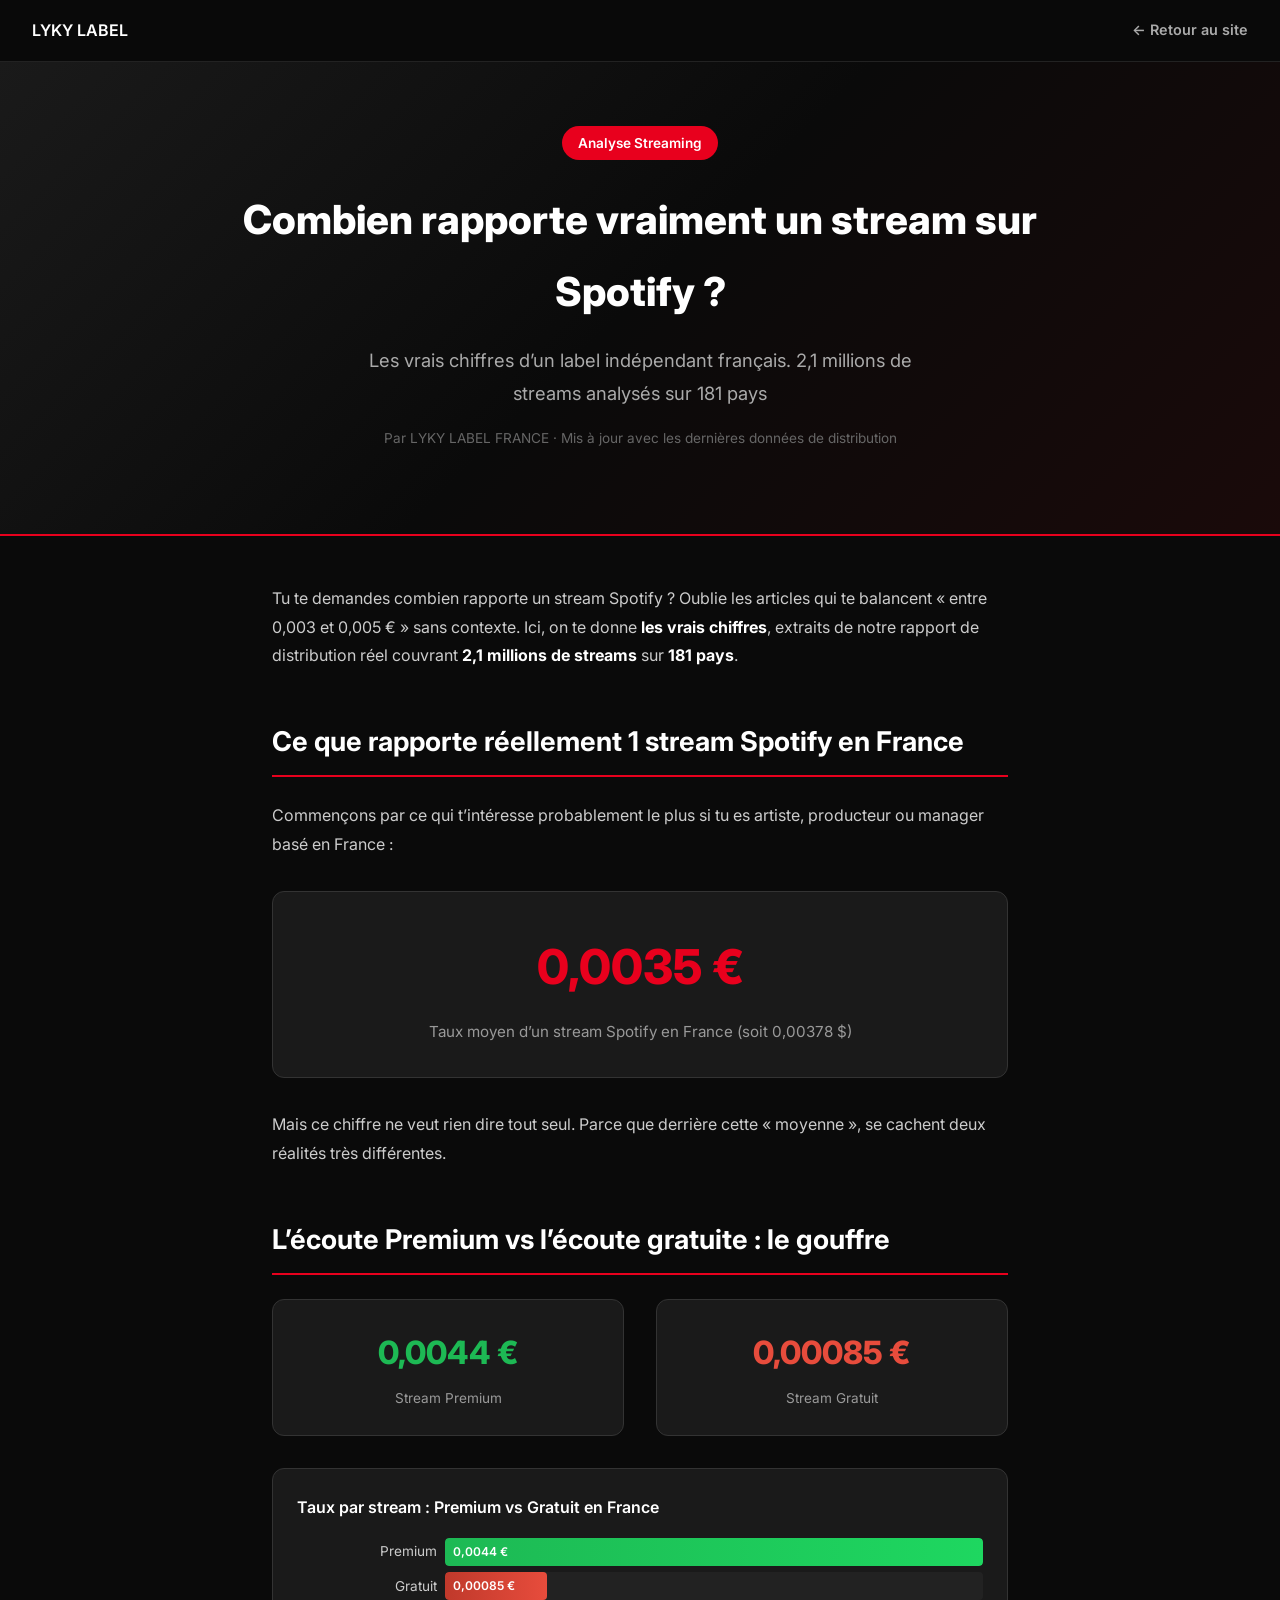
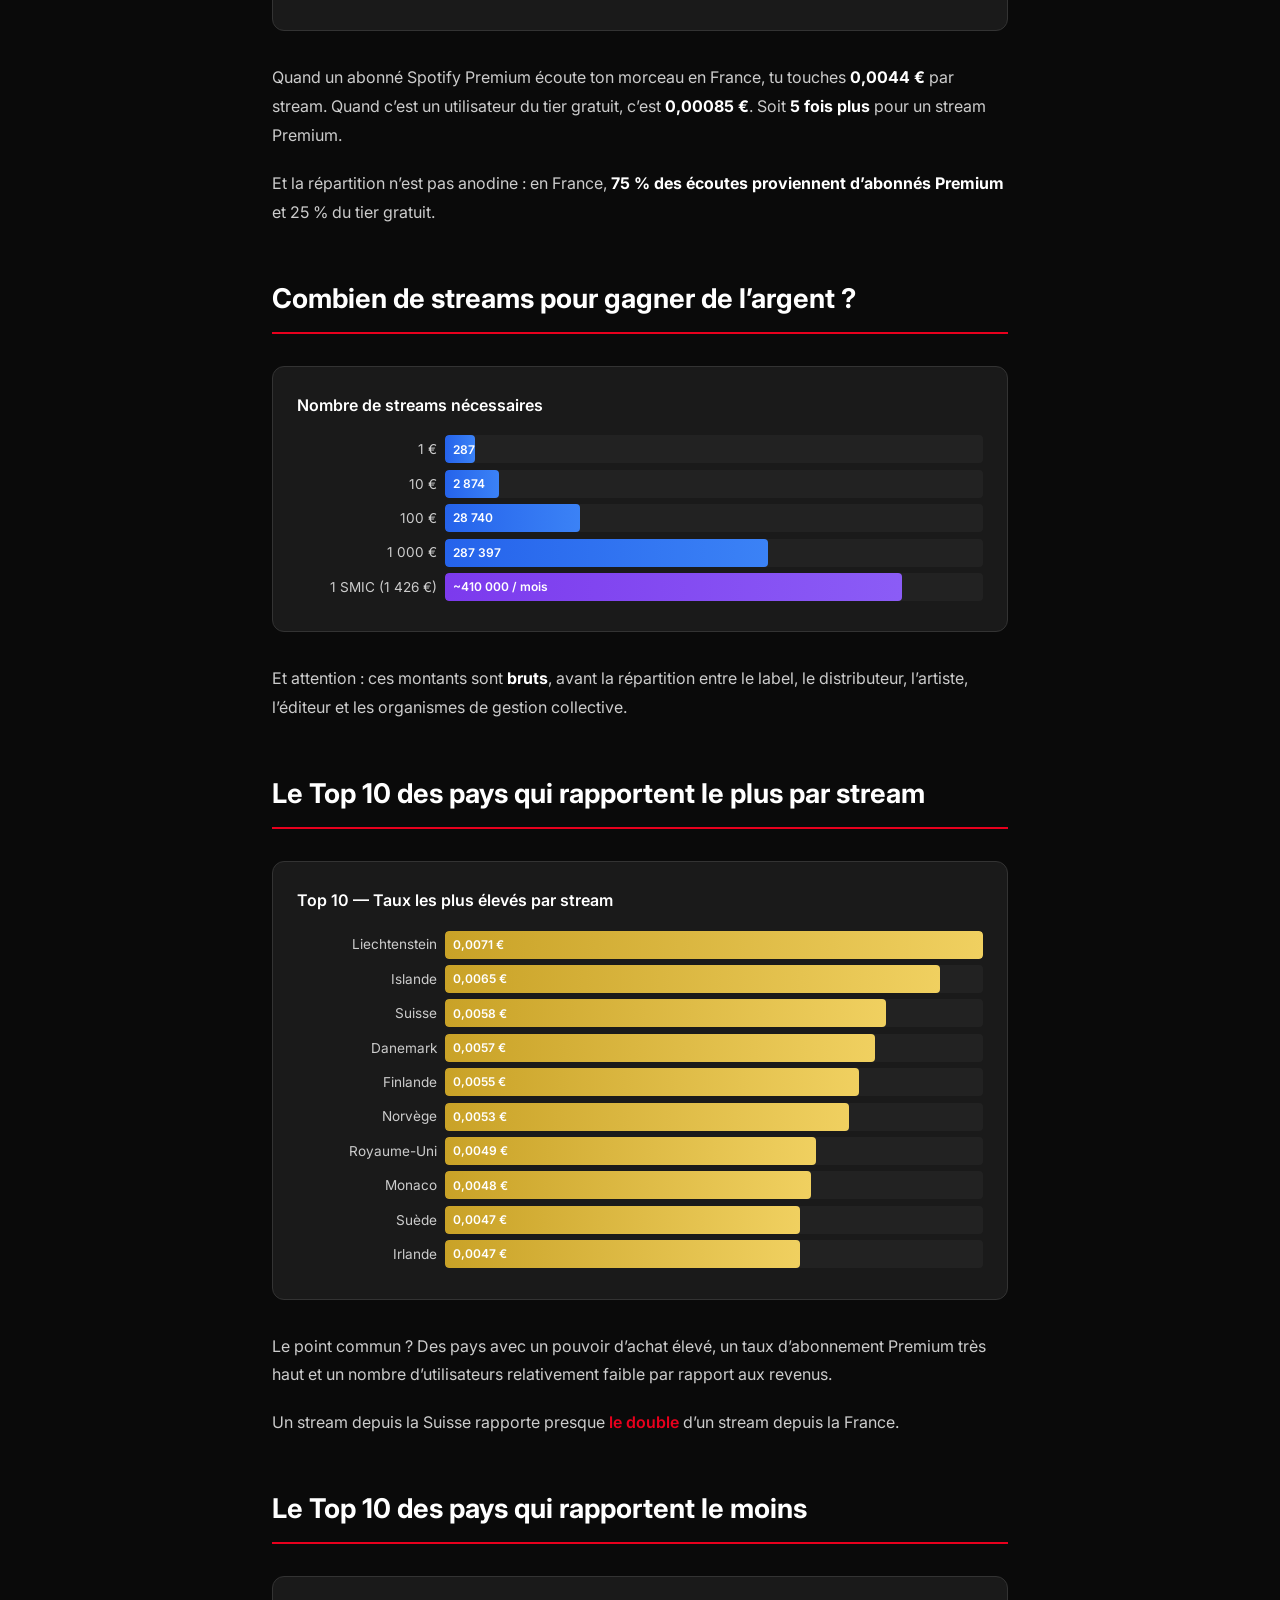
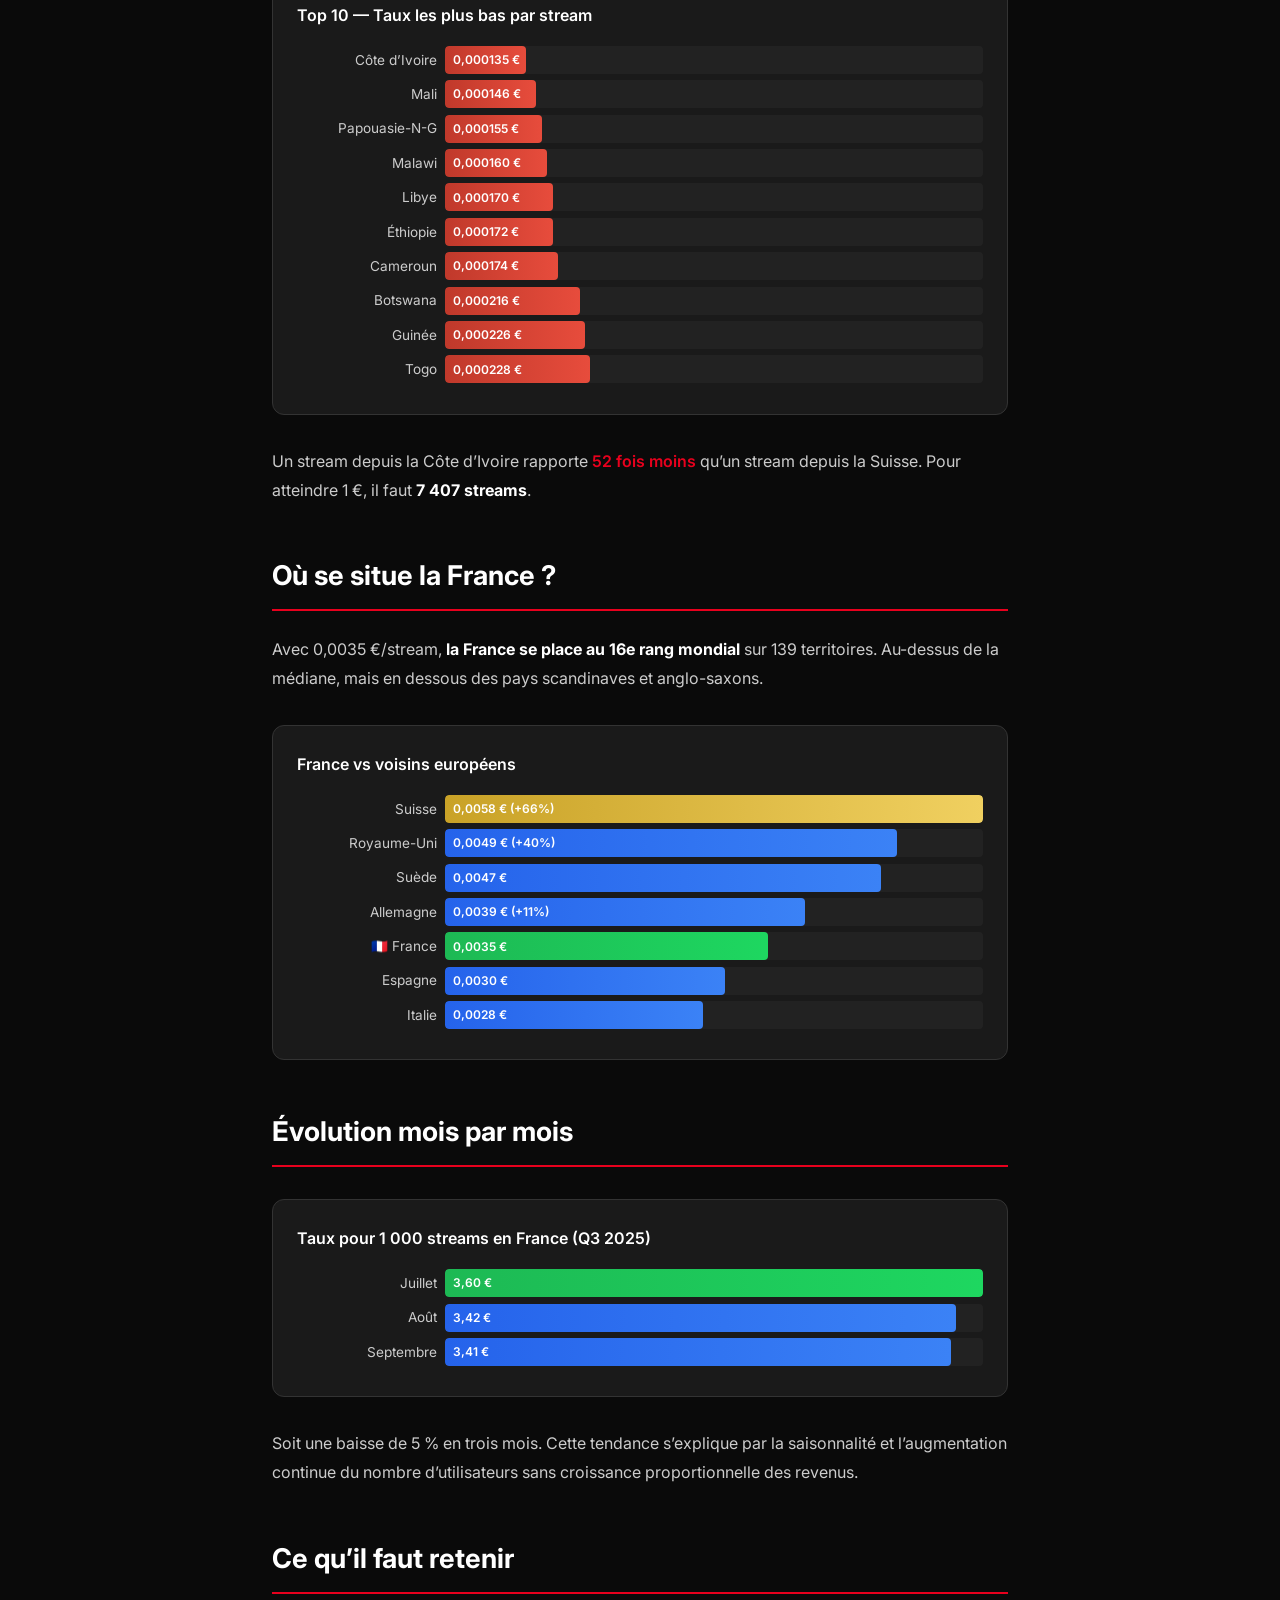
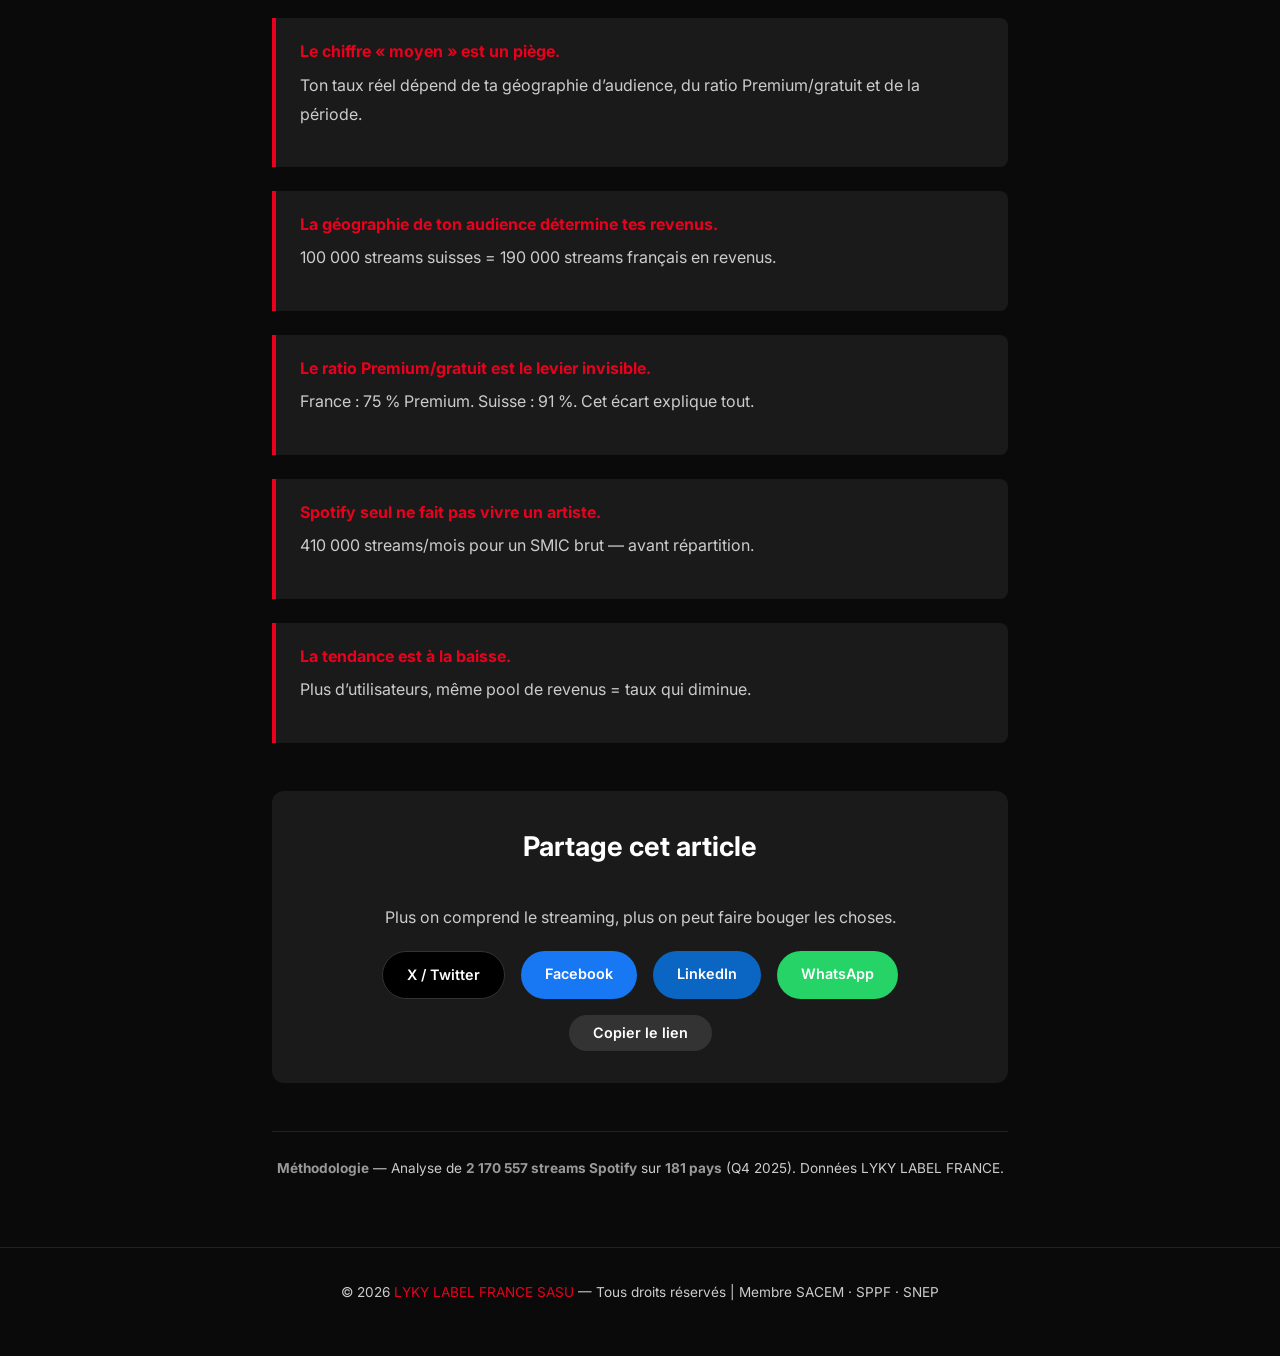
<file: blog/combien-rapporte-un-stream-spotify.html>
<!DOCTYPE html>
<html lang="fr">
<head>
    <meta charset="UTF-8">
    <meta name="viewport" content="width=device-width, initial-scale=1.0">
    <title>Combien rapporte vraiment un stream Spotify ? | LYKY LABEL FRANCE</title>
    <meta name="description" content="Les vrais chiffres d&#39;un label ind&#233;pendant fran&#231;ais : 2,1 millions de streams analys&#233;s sur 181 pays.">
    <meta name="keywords" content="stream spotify combien rapporte, r&#233;mun&#233;ration spotify france, taux par stream spotify">
    <meta name="author" content="LYKY LABEL FRANCE">
    <meta name="robots" content="index, follow">
    <link rel="canonical" href="https://lykylabelfrance.github.io/blog/combien-rapporte-un-stream-spotify.html">
    <meta property="og:type" content="article">
    <meta property="og:title" content="Combien rapporte vraiment un stream Spotify ? Les vrais chiffres">
    <meta property="og:description" content="2,1M de streams analys&#233;s sur 181 pays. Taux France, Top 10, Premium vs Gratuit.">
    <meta property="og:url" content="https://lykylabelfrance.github.io/blog/combien-rapporte-un-stream-spotify.html">
    <meta property="og:site_name" content="LYKY LABEL FRANCE">
    <meta property="og:locale" content="fr_FR">
    <meta name="twitter:card" content="summary_large_image">
    <meta name="twitter:title" content="Combien rapporte vraiment un stream Spotify ?">
    <meta name="twitter:description" content="Les vrais chiffres d&#39;un label ind&#233;pendant : taux par stream France, Top 10 pays, Premium vs Gratuit.">
    <script type="application/ld+json">
    {
        "@context": "https://schema.org",
        "@type": "Article",
        "headline": "Combien rapporte vraiment un stream sur Spotify ?",
        "description": "Analyse des revenus Spotify : 2,1 millions de streams sur 181 pays",
        "author": {"@type": "Organization", "name": "LYKY LABEL FRANCE", "url": "https://lykylabelfrance.github.io"},
        "publisher": {"@type": "Organization", "name": "LYKY LABEL FRANCE"},
        "datePublished": "2026-04-01",
        "dateModified": "2026-04-01",
        "mainEntityOfPage": {"@type": "WebPage", "@id": "https://lykylabelfrance.github.io/blog/combien-rapporte-un-stream-spotify.html"}
    }
    </script>
    <link href="https://fonts.googleapis.com/css2?family=Inter:wght@300;400;500;600;700;800&display=swap" rel="stylesheet">
    <style>
        *{margin:0;padding:0;box-sizing:border-box}
        body{font-family:'Inter',sans-serif;background:#0a0a0a;color:#e0e0e0;line-height:1.8}
        nav{background:rgba(10,10,10,.95);padding:1rem 2rem;display:flex;justify-content:space-between;align-items:center;position:sticky;top:0;z-index:100;border-bottom:1px solid #222}
        nav a{color:#fff;text-decoration:none;font-weight:600}
        nav .back{color:#aaa;font-size:.9rem}
        nav .back:hover{color:#e8001d}
        .hero{background:linear-gradient(135deg,#1a1a1a 0%,#0a0a0a 50%,#1a0a0a 100%);padding:4rem 2rem;text-align:center;border-bottom:2px solid #e8001d}
        .hero .tag{display:inline-block;background:#e8001d;color:#fff;padding:.3rem 1rem;border-radius:20px;font-size:.85rem;font-weight:600;margin-bottom:1.5rem}
        .hero h1{font-size:2.5rem;font-weight:800;color:#fff;max-width:800px;margin:0 auto 1rem}
        .hero .subtitle{font-size:1.15rem;color:#aaa;max-width:600px;margin:0 auto .5rem}
        .hero .meta{font-size:.85rem;color:#666;margin-top:1rem}
        article{max-width:800px;margin:0 auto;padding:3rem 2rem}
        h2{font-size:1.7rem;font-weight:700;color:#fff;margin:3rem 0 1.5rem;padding-bottom:.5rem;border-bottom:2px solid #e8001d}
        p{margin-bottom:1.2rem;color:#ccc}
        strong{color:#fff}
        .stat-card{background:#1a1a1a;border:1px solid #333;border-radius:12px;padding:2rem;text-align:center;margin:2rem 0}
        .stat-card .number{font-size:3rem;font-weight:800;color:#e8001d}
        .stat-card .label{color:#999;font-size:.95rem;margin-top:.5rem}
        .chart{background:#1a1a1a;border-radius:12px;padding:1.5rem;margin:2rem 0;border:1px solid #333}
        .chart-title{color:#fff;font-weight:600;margin-bottom:1rem;font-size:1rem}
        .bar-row{display:flex;align-items:center;margin:.4rem 0;gap:.5rem}
        .bar-label{min-width:140px;font-size:.85rem;color:#ccc;text-align:right}
        .bar-container{flex:1;height:28px;background:#222;border-radius:4px;overflow:hidden;position:relative}
        .bar{height:100%;border-radius:4px;display:flex;align-items:center;padding-left:8px;font-size:.75rem;font-weight:600;color:#fff;min-width:fit-content;transition:width .5s}
        .bar-gold{background:linear-gradient(90deg,#c9a227,#f0d060)}
        .bar-red{background:linear-gradient(90deg,#c0392b,#e74c3c)}
        .bar-green{background:linear-gradient(90deg,#1db954,#1ed760)}
        .bar-blue{background:linear-gradient(90deg,#2563eb,#3b82f6)}
        .bar-purple{background:linear-gradient(90deg,#7c3aed,#8b5cf6)}
        .vs-container{display:flex;gap:2rem;justify-content:center;flex-wrap:wrap;margin:1.5rem 0}
        .vs-card{background:#1a1a1a;border:1px solid #333;border-radius:12px;padding:1.5rem 2rem;text-align:center;flex:1;min-width:200px}
        .vs-card .num{font-size:2rem;font-weight:800}
        .vs-card .lab{font-size:.85rem;color:#999;margin-top:.3rem}
        .vs-premium .num{color:#1db954}
        .vs-free .num{color:#e74c3c}
        table{width:100%;border-collapse:collapse;margin:1.5rem 0;background:#1a1a1a;border-radius:8px;overflow:hidden}
        th{background:#e8001d;color:#fff;padding:.8rem 1rem;text-align:left;font-weight:600}
        td{padding:.7rem 1rem;border-bottom:1px solid #222}
        tr:hover{background:#222}
        .highlight{color:#e8001d;font-weight:600}
        ul{margin:1rem 0 1.5rem 1.5rem}
        li{margin-bottom:.5rem;color:#ccc}
        .takeaway{background:#1a1a1a;border-left:4px solid #e8001d;padding:1.2rem 1.5rem;margin:1.5rem 0;border-radius:0 8px 8px 0}
        .takeaway .title{font-weight:700;color:#e8001d;margin-bottom:.3rem}
        .share-section{text-align:center;margin:3rem 0;padding:2rem;background:#1a1a1a;border-radius:12px}
        .share-section h2{border:none;margin-top:0}
        .share-buttons{display:flex;gap:1rem;justify-content:center;flex-wrap:wrap;margin-top:1rem}
        .share-buttons a,.share-buttons button{padding:.6rem 1.5rem;border-radius:25px;text-decoration:none;font-weight:600;font-size:.9rem;cursor:pointer;border:none;font-family:inherit}
        .btn-x{background:#000;color:#fff;border:1px solid #333 !important}
        .btn-fb{background:#1877F2;color:#fff}
        .btn-li{background:#0A66C2;color:#fff}
        .btn-wa{background:#25D366;color:#fff}
        .btn-copy{background:#333;color:#fff}
        .methodology{font-size:.85rem;color:#666;margin-top:3rem;padding-top:1.5rem;border-top:1px solid #222;text-align:center}
        .methodology strong{color:#999}
        footer{text-align:center;padding:2rem;border-top:1px solid #222;color:#555;font-size:.85rem}
        footer a{color:#e8001d;text-decoration:none}
        @media(max-width:600px){.hero h1{font-size:1.6rem}.stat-card .number{font-size:2.2rem}article{padding:2rem 1rem}.bar-label{min-width:100px;font-size:.75rem}}
    </style>
</head>
<body>
    <nav>
        <a href="https://lykylabelfrance.github.io/">LYKY LABEL</a>
        <a href="https://lykylabelfrance.github.io/#blog" class="back">&#8592; Retour au site</a>
    </nav>
    <header class="hero">
        <div class="tag">Analyse Streaming</div>
        <h1>Combien rapporte vraiment un stream sur Spotify ?</h1>
        <p class="subtitle">Les vrais chiffres d&#8217;un label ind&#233;pendant fran&#231;ais. 2,1 millions de streams analys&#233;s sur 181 pays</p>
        <p class="meta">Par LYKY LABEL FRANCE &#183; Mis &#224; jour avec les derni&#232;res donn&#233;es de distribution</p>
    </header>
    <article>
        <p>Tu te demandes combien rapporte un stream Spotify ? Oublie les articles qui te balancent &#171; entre 0,003 et 0,005 &#8364; &#187; sans contexte. Ici, on te donne <strong>les vrais chiffres</strong>, extraits de notre rapport de distribution r&#233;el couvrant <strong>2,1 millions de streams</strong> sur <strong>181 pays</strong>.</p>

        <h2>Ce que rapporte r&#233;ellement 1 stream Spotify en France</h2>
        <p>Commen&#231;ons par ce qui t&#8217;int&#233;resse probablement le plus si tu es artiste, producteur ou manager bas&#233; en France :</p>
        <div class="stat-card">
            <div class="number">0,0035 &#8364;</div>
            <div class="label">Taux moyen d&#8217;un stream Spotify en France (soit 0,00378 $)</div>
        </div>
        <p>Mais ce chiffre ne veut rien dire tout seul. Parce que derri&#232;re cette &#171; moyenne &#187;, se cachent deux r&#233;alit&#233;s tr&#232;s diff&#233;rentes.</p>

        <h2>L&#8217;&#233;coute Premium vs l&#8217;&#233;coute gratuite : le gouffre</h2>
        <div class="vs-container">
            <div class="vs-card vs-premium"><div class="num">0,0044 &#8364;</div><div class="lab">Stream Premium</div></div>
            <div class="vs-card vs-free"><div class="num">0,00085 &#8364;</div><div class="lab">Stream Gratuit</div></div>
        </div>
        <div class="chart">
            <div class="chart-title">Taux par stream : Premium vs Gratuit en France</div>
            <div class="bar-row"><span class="bar-label">Premium</span><div class="bar-container"><div class="bar bar-green" style="width:100%">0,0044 &#8364;</div></div></div>
            <div class="bar-row"><span class="bar-label">Gratuit</span><div class="bar-container"><div class="bar bar-red" style="width:19%">0,00085 &#8364;</div></div></div>
        </div>
        <p>Quand un abonn&#233; Spotify Premium &#233;coute ton morceau en France, tu touches <strong>0,0044 &#8364;</strong> par stream. Quand c&#8217;est un utilisateur du tier gratuit, c&#8217;est <strong>0,00085 &#8364;</strong>. Soit <strong>5 fois plus</strong> pour un stream Premium.</p>
        <p>Et la r&#233;partition n&#8217;est pas anodine : en France, <strong>75 % des &#233;coutes proviennent d&#8217;abonn&#233;s Premium</strong> et 25 % du tier gratuit.</p>

        <h2>Combien de streams pour gagner de l&#8217;argent ?</h2>
        <div class="chart">
            <div class="chart-title">Nombre de streams n&#233;cessaires</div>
            <div class="bar-row"><span class="bar-label">1 &#8364;</span><div class="bar-container"><div class="bar bar-blue" style="width:5%">287</div></div></div>
            <div class="bar-row"><span class="bar-label">10 &#8364;</span><div class="bar-container"><div class="bar bar-blue" style="width:10%">2 874</div></div></div>
            <div class="bar-row"><span class="bar-label">100 &#8364;</span><div class="bar-container"><div class="bar bar-blue" style="width:25%">28 740</div></div></div>
            <div class="bar-row"><span class="bar-label">1 000 &#8364;</span><div class="bar-container"><div class="bar bar-blue" style="width:60%">287 397</div></div></div>
            <div class="bar-row"><span class="bar-label">1 SMIC (1 426 &#8364;)</span><div class="bar-container"><div class="bar bar-purple" style="width:85%">~410 000 / mois</div></div></div>
        </div>
        <p>Et attention : ces montants sont <strong>bruts</strong>, avant la r&#233;partition entre le label, le distributeur, l&#8217;artiste, l&#8217;&#233;diteur et les organismes de gestion collective.</p>

        <h2>Le Top 10 des pays qui rapportent le plus par stream</h2>
        <div class="chart">
            <div class="chart-title">Top 10 &#8212; Taux les plus &#233;lev&#233;s par stream</div>
            <div class="bar-row"><span class="bar-label">Liechtenstein</span><div class="bar-container"><div class="bar bar-gold" style="width:100%">0,0071 &#8364;</div></div></div>
            <div class="bar-row"><span class="bar-label">Islande</span><div class="bar-container"><div class="bar bar-gold" style="width:92%">0,0065 &#8364;</div></div></div>
            <div class="bar-row"><span class="bar-label">Suisse</span><div class="bar-container"><div class="bar bar-gold" style="width:82%">0,0058 &#8364;</div></div></div>
            <div class="bar-row"><span class="bar-label">Danemark</span><div class="bar-container"><div class="bar bar-gold" style="width:80%">0,0057 &#8364;</div></div></div>
            <div class="bar-row"><span class="bar-label">Finlande</span><div class="bar-container"><div class="bar bar-gold" style="width:77%">0,0055 &#8364;</div></div></div>
            <div class="bar-row"><span class="bar-label">Norv&#232;ge</span><div class="bar-container"><div class="bar bar-gold" style="width:75%">0,0053 &#8364;</div></div></div>
            <div class="bar-row"><span class="bar-label">Royaume-Uni</span><div class="bar-container"><div class="bar bar-gold" style="width:69%">0,0049 &#8364;</div></div></div>
            <div class="bar-row"><span class="bar-label">Monaco</span><div class="bar-container"><div class="bar bar-gold" style="width:68%">0,0048 &#8364;</div></div></div>
            <div class="bar-row"><span class="bar-label">Su&#232;de</span><div class="bar-container"><div class="bar bar-gold" style="width:66%">0,0047 &#8364;</div></div></div>
            <div class="bar-row"><span class="bar-label">Irlande</span><div class="bar-container"><div class="bar bar-gold" style="width:66%">0,0047 &#8364;</div></div></div>
        </div>
        <p>Le point commun ? Des pays avec un pouvoir d&#8217;achat &#233;lev&#233;, un taux d&#8217;abonnement Premium tr&#232;s haut et un nombre d&#8217;utilisateurs relativement faible par rapport aux revenus.</p>
        <p>Un stream depuis la Suisse rapporte presque <span class="highlight">le double</span> d&#8217;un stream depuis la France.</p>

        <h2>Le Top 10 des pays qui rapportent le moins</h2>
        <div class="chart">
            <div class="chart-title">Top 10 &#8212; Taux les plus bas par stream</div>
            <div class="bar-row"><span class="bar-label">C&#244;te d&#8217;Ivoire</span><div class="bar-container"><div class="bar bar-red" style="width:15%">0,000135 &#8364;</div></div></div>
            <div class="bar-row"><span class="bar-label">Mali</span><div class="bar-container"><div class="bar bar-red" style="width:17%">0,000146 &#8364;</div></div></div>
            <div class="bar-row"><span class="bar-label">Papouasie-N-G</span><div class="bar-container"><div class="bar bar-red" style="width:18%">0,000155 &#8364;</div></div></div>
            <div class="bar-row"><span class="bar-label">Malawi</span><div class="bar-container"><div class="bar bar-red" style="width:19%">0,000160 &#8364;</div></div></div>
            <div class="bar-row"><span class="bar-label">Libye</span><div class="bar-container"><div class="bar bar-red" style="width:20%">0,000170 &#8364;</div></div></div>
            <div class="bar-row"><span class="bar-label">&#201;thiopie</span><div class="bar-container"><div class="bar bar-red" style="width:20%">0,000172 &#8364;</div></div></div>
            <div class="bar-row"><span class="bar-label">Cameroun</span><div class="bar-container"><div class="bar bar-red" style="width:21%">0,000174 &#8364;</div></div></div>
            <div class="bar-row"><span class="bar-label">Botswana</span><div class="bar-container"><div class="bar bar-red" style="width:25%">0,000216 &#8364;</div></div></div>
            <div class="bar-row"><span class="bar-label">Guin&#233;e</span><div class="bar-container"><div class="bar bar-red" style="width:26%">0,000226 &#8364;</div></div></div>
            <div class="bar-row"><span class="bar-label">Togo</span><div class="bar-container"><div class="bar bar-red" style="width:27%">0,000228 &#8364;</div></div></div>
        </div>
        <p>Un stream depuis la C&#244;te d&#8217;Ivoire rapporte <span class="highlight">52 fois moins</span> qu&#8217;un stream depuis la Suisse. Pour atteindre 1 &#8364;, il faut <strong>7 407 streams</strong>.</p>

        <h2>O&#249; se situe la France ?</h2>
        <p>Avec 0,0035 &#8364;/stream, <strong>la France se place au 16e rang mondial</strong> sur 139 territoires. Au-dessus de la m&#233;diane, mais en dessous des pays scandinaves et anglo-saxons.</p>
        <div class="chart">
            <div class="chart-title">France vs voisins europ&#233;ens</div>
            <div class="bar-row"><span class="bar-label">Suisse</span><div class="bar-container"><div class="bar bar-gold" style="width:100%">0,0058 &#8364; (+66%)</div></div></div>
            <div class="bar-row"><span class="bar-label">Royaume-Uni</span><div class="bar-container"><div class="bar bar-blue" style="width:84%">0,0049 &#8364; (+40%)</div></div></div>
            <div class="bar-row"><span class="bar-label">Su&#232;de</span><div class="bar-container"><div class="bar bar-blue" style="width:81%">0,0047 &#8364;</div></div></div>
            <div class="bar-row"><span class="bar-label">Allemagne</span><div class="bar-container"><div class="bar bar-blue" style="width:67%">0,0039 &#8364; (+11%)</div></div></div>
            <div class="bar-row"><span class="bar-label">&#127467;&#127479; France</span><div class="bar-container"><div class="bar bar-green" style="width:60%">0,0035 &#8364;</div></div></div>
            <div class="bar-row"><span class="bar-label">Espagne</span><div class="bar-container"><div class="bar bar-blue" style="width:52%">0,0030 &#8364;</div></div></div>
            <div class="bar-row"><span class="bar-label">Italie</span><div class="bar-container"><div class="bar bar-blue" style="width:48%">0,0028 &#8364;</div></div></div>
        </div>

        <h2>&#201;volution mois par mois</h2>
        <div class="chart">
            <div class="chart-title">Taux pour 1 000 streams en France (Q3 2025)</div>
            <div class="bar-row"><span class="bar-label">Juillet</span><div class="bar-container"><div class="bar bar-green" style="width:100%">3,60 &#8364;</div></div></div>
            <div class="bar-row"><span class="bar-label">Ao&#251;t</span><div class="bar-container"><div class="bar bar-blue" style="width:95%">3,42 &#8364;</div></div></div>
            <div class="bar-row"><span class="bar-label">Septembre</span><div class="bar-container"><div class="bar bar-blue" style="width:94%">3,41 &#8364;</div></div></div>
        </div>
        <p>Soit une baisse de 5 % en trois mois. Cette tendance s&#8217;explique par la saisonnalit&#233; et l&#8217;augmentation continue du nombre d&#8217;utilisateurs sans croissance proportionnelle des revenus.</p>

        <h2>Ce qu&#8217;il faut retenir</h2>
        <div class="takeaway"><div class="title">Le chiffre &#171; moyen &#187; est un pi&#232;ge.</div><p>Ton taux r&#233;el d&#233;pend de ta g&#233;ographie d&#8217;audience, du ratio Premium/gratuit et de la p&#233;riode.</p></div>
        <div class="takeaway"><div class="title">La g&#233;ographie de ton audience d&#233;termine tes revenus.</div><p>100 000 streams suisses = 190 000 streams fran&#231;ais en revenus.</p></div>
        <div class="takeaway"><div class="title">Le ratio Premium/gratuit est le levier invisible.</div><p>France : 75 % Premium. Suisse : 91 %. Cet &#233;cart explique tout.</p></div>
        <div class="takeaway"><div class="title">Spotify seul ne fait pas vivre un artiste.</div><p>410 000 streams/mois pour un SMIC brut &#8212; avant r&#233;partition.</p></div>
        <div class="takeaway"><div class="title">La tendance est &#224; la baisse.</div><p>Plus d&#8217;utilisateurs, m&#234;me pool de revenus = taux qui diminue.</p></div>

        <div class="share-section">
            <h2>Partage cet article</h2>
            <p>Plus on comprend le streaming, plus on peut faire bouger les choses.</p>
            <div class="share-buttons">
                <a href="https://twitter.com/intent/tweet?text=Combien%20rapporte%20un%20stream%20Spotify%20%3F%20Les%20vrais%20chiffres&url=https://lykylabelfrance.github.io/blog/combien-rapporte-un-stream-spotify.html" target="_blank" class="btn-x">X / Twitter</a>
                <a href="https://www.facebook.com/sharer/sharer.php?u=https://lykylabelfrance.github.io/blog/combien-rapporte-un-stream-spotify.html" target="_blank" class="btn-fb">Facebook</a>
                <a href="https://www.linkedin.com/sharing/share-offsite/?url=https://lykylabelfrance.github.io/blog/combien-rapporte-un-stream-spotify.html" target="_blank" class="btn-li">LinkedIn</a>
                <a href="https://wa.me/?text=Combien%20rapporte%20un%20stream%20Spotify%20%3F%20https://lykylabelfrance.github.io/blog/combien-rapporte-un-stream-spotify.html" target="_blank" class="btn-wa">WhatsApp</a>
                <button class="btn-copy" onclick="navigator.clipboard.writeText(window.location.href).then(()=>this.textContent='Copi&#233; !')">Copier le lien</button>
            </div>
        </div>
        <div class="methodology">
            <p><strong>M&#233;thodologie</strong> &#8212; Analyse de <strong>2 170 557 streams Spotify</strong> sur <strong>181 pays</strong> (Q4 2025). Donn&#233;es LYKY LABEL FRANCE.</p>
        </div>
    </article>
    <footer>
        <p>&#169; 2026 <a href="https://lykylabelfrance.github.io/">LYKY LABEL FRANCE SASU</a> &#8212; Tous droits r&#233;serv&#233;s | Membre SACEM &#183; SPPF &#183; SNEP</p>
    </footer>
</body>
</html>
</file>
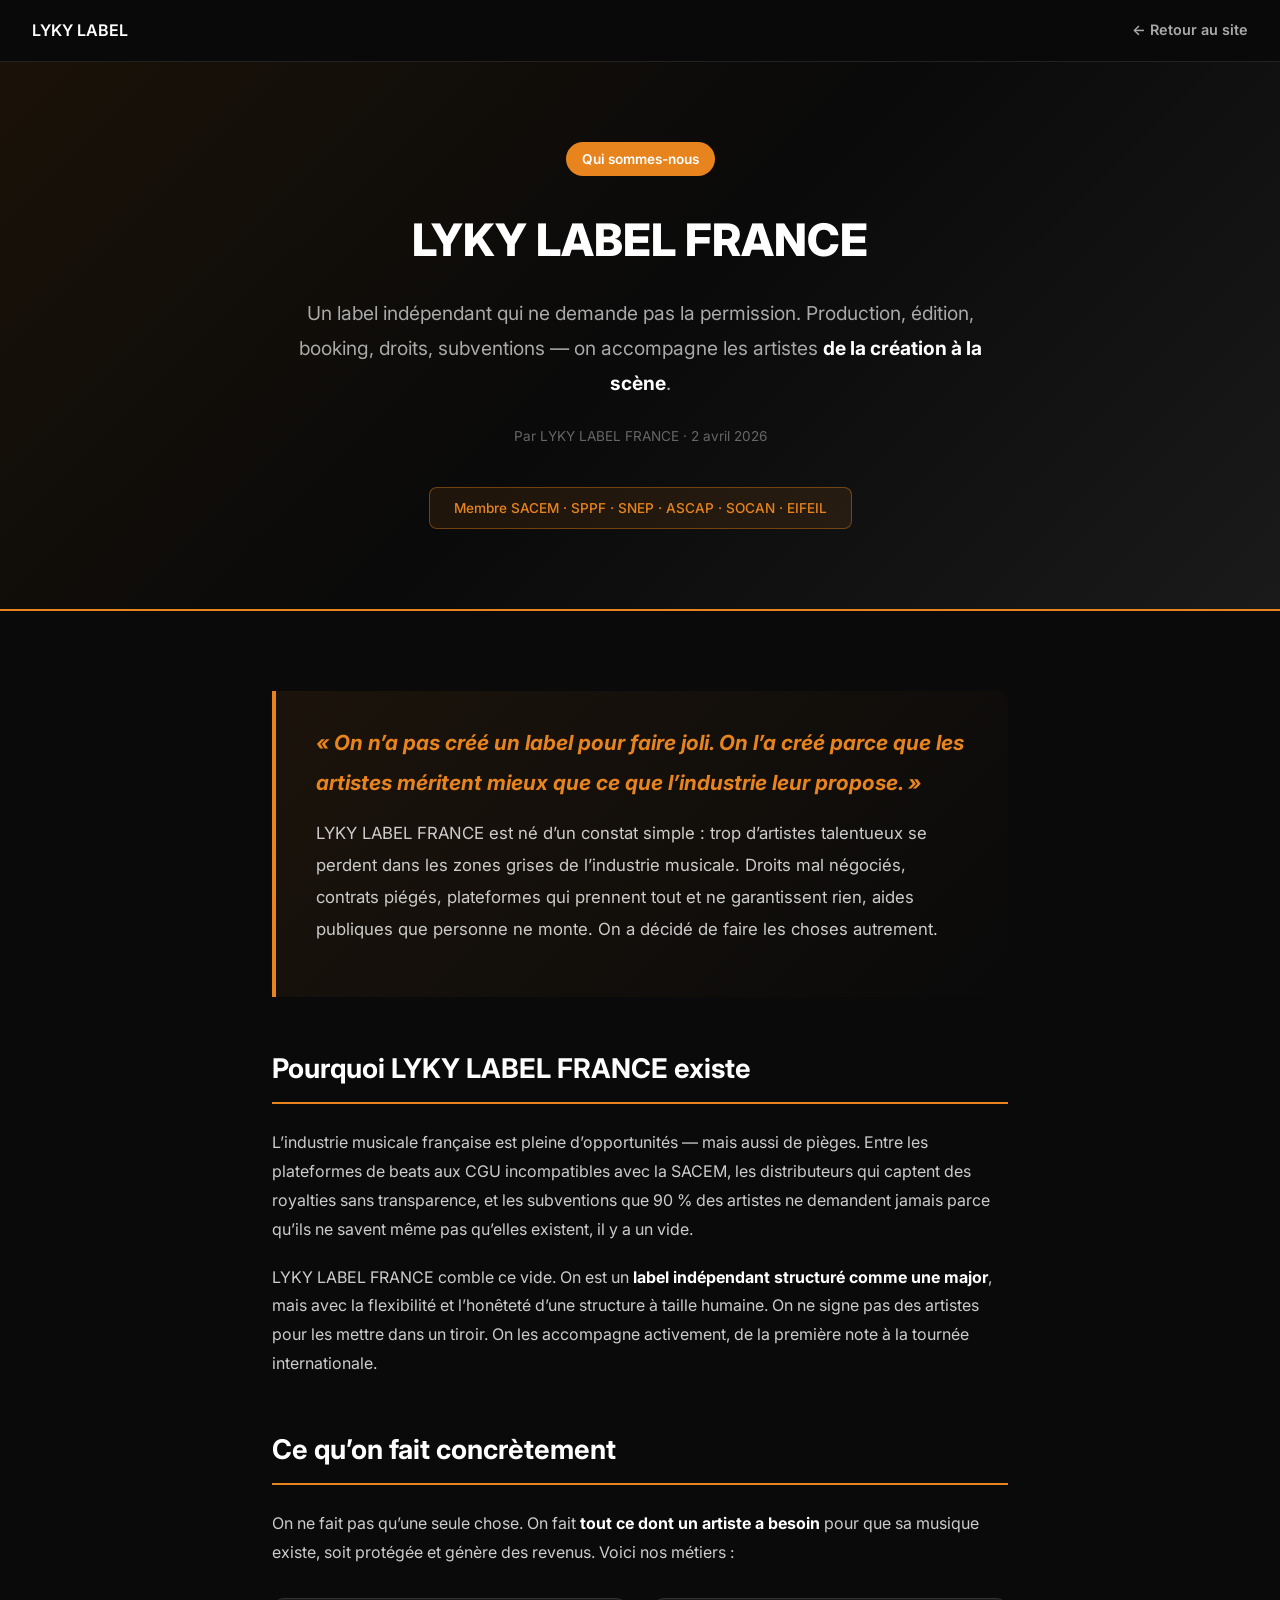
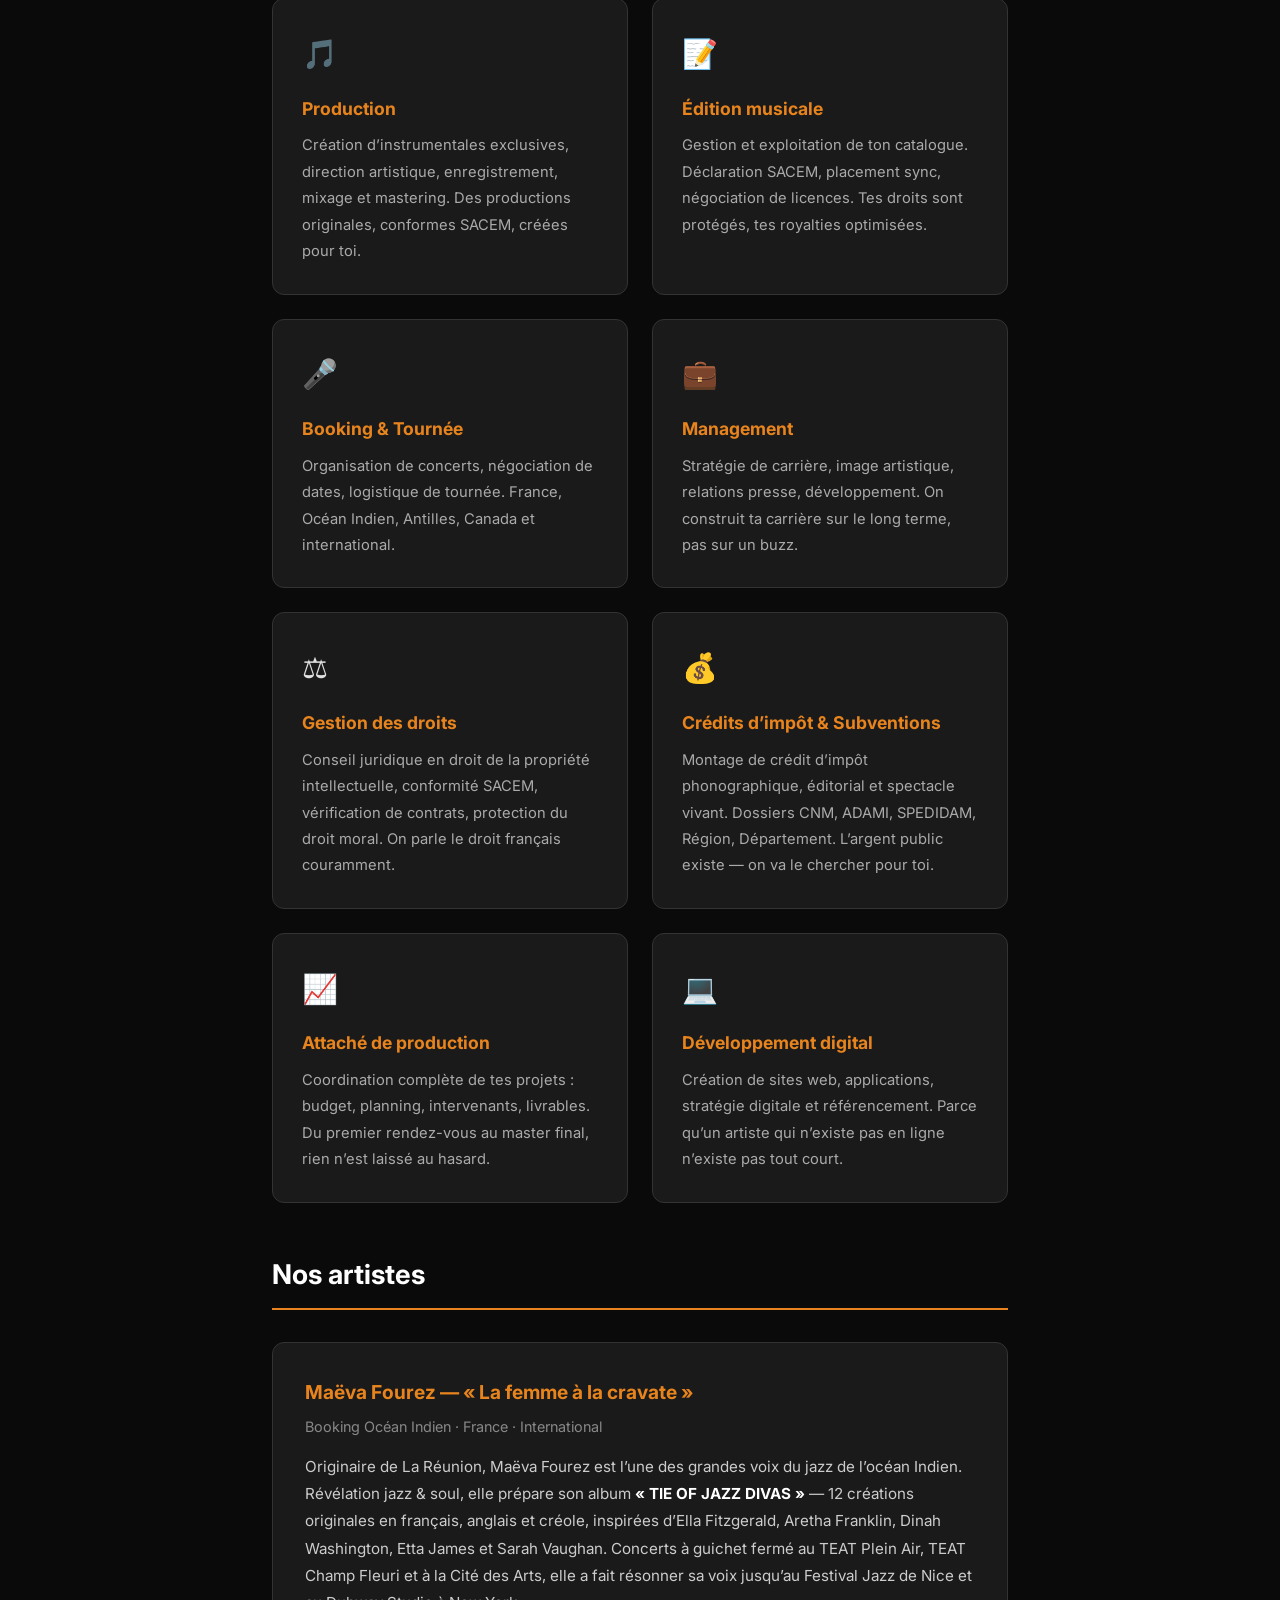
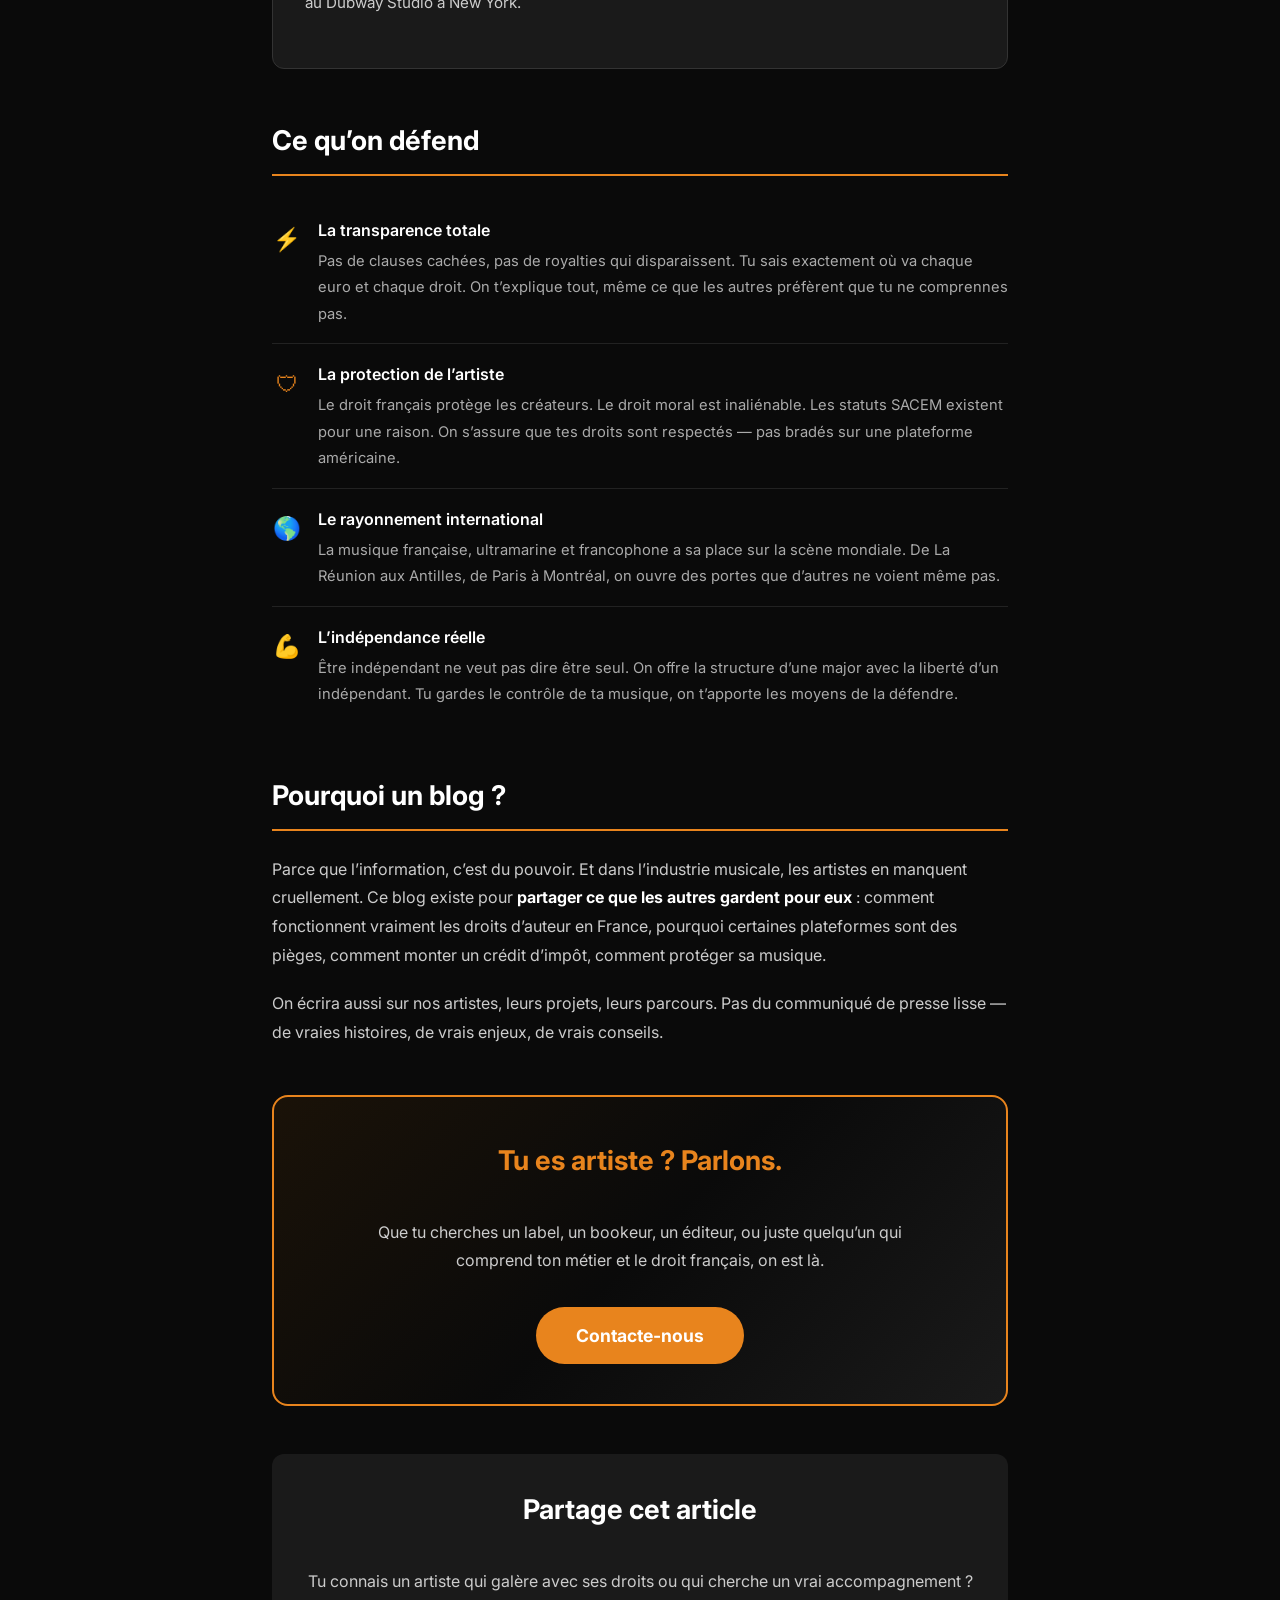
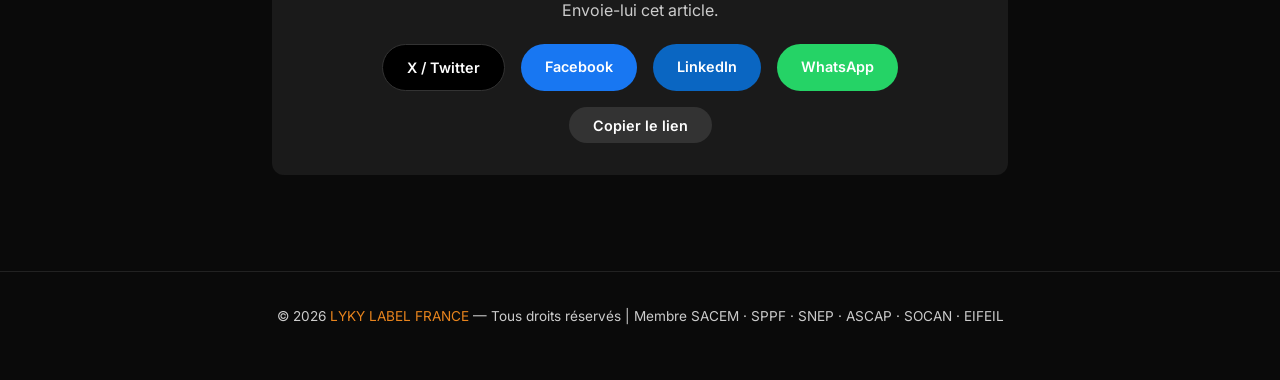
<file: blog/lyky-label-france.html>
<!DOCTYPE html>
<html lang="fr">
<head>
    <meta charset="UTF-8">
    <meta name="viewport" content="width=device-width, initial-scale=1.0">
    <title>LYKY LABEL FRANCE &#8212; Qui sommes-nous ? | Label ind&#233;pendant musique</title>
    <meta name="description" content="LYKY LABEL FRANCE est un label ind&#233;pendant fran&#231;ais sp&#233;cialis&#233; dans la production, l&#8217;&#233;dition, le booking et l&#8217;accompagnement complet d&#8217;artistes. D&#233;couvrez notre vision, nos services et nos artistes.">
    <meta name="keywords" content="lyky label france, label ind&#233;pendant france, production musicale, &#233;dition musicale, booking artiste, cr&#233;dit imp&#244;t phonographique, subventions musique, SACEM, management artiste, label jazz soul">
    <meta name="author" content="LYKY LABEL FRANCE">
    <meta name="robots" content="index, follow">
    <link rel="canonical" href="https://lykylabelfrance.github.io/blog/lyky-label-france.html">
    <meta property="og:type" content="article">
    <meta property="og:title" content="LYKY LABEL FRANCE &#8212; Qui sommes-nous ?">
    <meta property="og:description" content="Label ind&#233;pendant fran&#231;ais : production, &#233;dition, booking, cr&#233;dit d&#8217;imp&#244;t, subventions. On accompagne les artistes de A &#224; Z.">
    <meta property="og:url" content="https://lykylabelfrance.github.io/blog/lyky-label-france.html">
    <meta property="og:site_name" content="LYKY LABEL FRANCE">
    <meta property="og:locale" content="fr_FR">
    <meta name="twitter:card" content="summary_large_image">
    <meta name="twitter:title" content="LYKY LABEL FRANCE &#8212; Qui sommes-nous ?">
    <meta name="twitter:description" content="Un label ind&#233;pendant qui fait les choses autrement. Production, &#233;dition, booking, droits, subventions &#8212; tout sous un m&#234;me toit.">
    <script type="application/ld+json">
    {
        "@context": "https://schema.org",
        "@type": "Article",
        "headline": "LYKY LABEL FRANCE &#8212; Qui sommes-nous ?",
        "description": "Pr&#233;sentation du label ind&#233;pendant LYKY LABEL FRANCE : vision, services, artistes et engagement dans l&#8217;industrie musicale fran&#231;aise.",
        "author": {"@type": "Organization", "name": "LYKY LABEL FRANCE", "url": "https://lykylabelfrance.github.io"},
        "publisher": {"@type": "Organization", "name": "LYKY LABEL FRANCE"},
        "datePublished": "2026-04-02",
        "dateModified": "2026-04-02",
        "mainEntityOfPage": {"@type": "WebPage", "@id": "https://lykylabelfrance.github.io/blog/lyky-label-france.html"}
    }
    </script>
    <link href="https://fonts.googleapis.com/css2?family=Inter:wght@300;400;500;600;700;800&display=swap" rel="stylesheet">
    <style>
        *{margin:0;padding:0;box-sizing:border-box}
        body{font-family:'Inter',sans-serif;background:#0a0a0a;color:#e0e0e0;line-height:1.8}
        nav{background:rgba(10,10,10,.95);padding:1rem 2rem;display:flex;justify-content:space-between;align-items:center;position:sticky;top:0;z-index:100;border-bottom:1px solid #222}
        nav a{color:#fff;text-decoration:none;font-weight:600}
        nav .back{color:#aaa;font-size:.9rem}
        nav .back:hover{color:#e8841d}
        .hero{background:linear-gradient(135deg,#1a1208 0%,#0a0a0a 50%,#1a1a1a 100%);padding:5rem 2rem;text-align:center;border-bottom:2px solid #e8841d}
        .hero .tag{display:inline-block;background:#e8841d;color:#fff;padding:.3rem 1rem;border-radius:20px;font-size:.85rem;font-weight:600;margin-bottom:1.5rem}
        .hero h1{font-size:2.8rem;font-weight:800;color:#fff;max-width:800px;margin:0 auto 1rem}
        .hero .subtitle{font-size:1.2rem;color:#aaa;max-width:700px;margin:0 auto .5rem}
        .hero .meta{font-size:.85rem;color:#666;margin-top:1.5rem}
        .hero .affiliations{display:inline-block;background:rgba(232,132,29,.1);border:1px solid rgba(232,132,29,.4);color:#e8841d;padding:.5rem 1.5rem;border-radius:8px;font-size:.85rem;margin-top:1.2rem;font-weight:500}
        article{max-width:800px;margin:0 auto;padding:3rem 2rem}
        h2{font-size:1.7rem;font-weight:700;color:#fff;margin:3rem 0 1.5rem;padding-bottom:.5rem;border-bottom:2px solid #e8841d}
        p{margin-bottom:1.2rem;color:#ccc}
        strong{color:#fff}
        .manifesto{background:linear-gradient(135deg,rgba(232,132,29,.08) 0%,rgba(10,10,10,.95) 100%);border-left:4px solid #e8841d;padding:2rem 2.5rem;margin:2rem 0;border-radius:0 12px 12px 0;font-size:1.05rem;line-height:1.9}
        .manifesto .quote{color:#e8841d;font-weight:700;font-size:1.3rem;margin-bottom:1rem;font-style:italic}
        .service-grid{display:grid;grid-template-columns:repeat(auto-fit,minmax(340px,1fr));gap:1.5rem;margin:2rem 0}
        .service-card{background:#1a1a1a;border:1px solid #333;border-radius:12px;padding:1.8rem;transition:border-color .3s}
        .service-card:hover{border-color:#e8841d}
        .service-card .icon{font-size:1.8rem;margin-bottom:.8rem}
        .service-card .card-title{color:#e8841d;font-weight:700;font-size:1.1rem;margin-bottom:.5rem}
        .service-card p{font-size:.92rem;color:#aaa;margin-bottom:0}
        .artist-section{background:#1a1a1a;border:1px solid #333;border-radius:12px;padding:2rem;margin:2rem 0}
        .artist-section .artist-name{color:#e8841d;font-weight:700;font-size:1.2rem;margin-bottom:.3rem}
        .artist-section .artist-role{color:#888;font-size:.9rem;margin-bottom:.8rem}
        .artist-section p{font-size:.95rem}
        .values-list{margin:1.5rem 0}
        .value-item{display:flex;align-items:flex-start;gap:1rem;padding:1rem 0;border-bottom:1px solid #222}
        .value-item:last-child{border:none}
        .value-item .v-icon{color:#e8841d;font-size:1.4rem;min-width:30px;text-align:center;padding-top:.2rem}
        .value-item .v-title{color:#fff;font-weight:600;margin-bottom:.2rem}
        .value-item .v-desc{color:#aaa;font-size:.92rem}
        .cta-section{background:linear-gradient(135deg,#1a1208 0%,#0a0a0a 50%,#1a1a1a 100%);border:2px solid #e8841d;border-radius:16px;padding:2.5rem;margin:3rem 0;text-align:center}
        .cta-section h2{border:none;margin-top:0;color:#e8841d}
        .cta-section p{color:#ccc;max-width:600px;margin:0 auto 1rem}
        .cta-button{display:inline-block;background:#e8841d;color:#fff;padding:.8rem 2.5rem;border-radius:30px;text-decoration:none;font-weight:700;font-size:1.1rem;margin-top:1rem;transition:all .3s}
        .cta-button:hover{background:#d47518;transform:scale(1.05)}
        .methodology{font-size:.85rem;color:#666;margin-top:3rem;padding-top:1.5rem;border-top:1px solid #222;text-align:center}
        .methodology strong{color:#999}
        footer{text-align:center;padding:2rem;border-top:1px solid #222;color:#555;font-size:.85rem}
        footer a{color:#e8841d;text-decoration:none}
        .share-section{text-align:center;margin:3rem 0;padding:2rem;background:#1a1a1a;border-radius:12px}
        .share-section h2{border:none;margin-top:0}
        .share-buttons{display:flex;gap:1rem;justify-content:center;flex-wrap:wrap;margin-top:1rem}
        .share-buttons a,.share-buttons button{padding:.6rem 1.5rem;border-radius:25px;text-decoration:none;font-weight:600;font-size:.9rem;cursor:pointer;border:none;font-family:inherit}
        .btn-x{background:#000;color:#fff;border:1px solid #333 !important}
        .btn-fb{background:#1877F2;color:#fff}
        .btn-li{background:#0A66C2;color:#fff}
        .btn-wa{background:#25D366;color:#fff}
        .btn-copy{background:#333;color:#fff}
        @media(max-width:600px){.hero h1{font-size:1.8rem}article{padding:2rem 1rem}.service-grid{grid-template-columns:1fr}}
    </style>
</head>
<body>
    <nav>
        <a href="https://lykylabelfrance.github.io/">LYKY LABEL</a>
        <a href="https://lykylabelfrance.github.io/#blog" class="back">&#8592; Retour au site</a>
    </nav>
    <header class="hero">
        <div class="tag">Qui sommes-nous</div>
        <h1>LYKY LABEL FRANCE</h1>
        <p class="subtitle">Un label ind&#233;pendant qui ne demande pas la permission. Production, &#233;dition, booking, droits, subventions &#8212; on accompagne les artistes <strong>de la cr&#233;ation &#224; la sc&#232;ne</strong>.</p>
        <p class="meta">Par LYKY LABEL FRANCE &#183; 2 avril 2026</p>
        <div class="affiliations">Membre SACEM &#183; SPPF &#183; SNEP &#183; ASCAP &#183; SOCAN &#183; EIFEIL</div>
    </header>
    <article>

        <div class="manifesto">
            <div class="quote">&#171; On n&#8217;a pas cr&#233;&#233; un label pour faire joli. On l&#8217;a cr&#233;&#233; parce que les artistes m&#233;ritent mieux que ce que l&#8217;industrie leur propose. &#187;</div>
            <p>LYKY LABEL FRANCE est n&#233; d&#8217;un constat simple : trop d&#8217;artistes talentueux se perdent dans les zones grises de l&#8217;industrie musicale. Droits mal n&#233;goci&#233;s, contrats pi&#233;g&#233;s, plateformes qui prennent tout et ne garantissent rien, aides publiques que personne ne monte. On a d&#233;cid&#233; de faire les choses autrement.</p>
        </div>

        <h2>Pourquoi LYKY LABEL FRANCE existe</h2>
        <p>L&#8217;industrie musicale fran&#231;aise est pleine d&#8217;opportunit&#233;s &#8212; mais aussi de pi&#232;ges. Entre les plateformes de beats aux CGU incompatibles avec la SACEM, les distributeurs qui captent des royalties sans transparence, et les subventions que 90 % des artistes ne demandent jamais parce qu&#8217;ils ne savent m&#234;me pas qu&#8217;elles existent, il y a un vide.</p>
        <p>LYKY LABEL FRANCE comble ce vide. On est un <strong>label ind&#233;pendant structur&#233; comme une major</strong>, mais avec la flexibilit&#233; et l&#8217;honêtet&#233; d&#8217;une structure &#224; taille humaine. On ne signe pas des artistes pour les mettre dans un tiroir. On les accompagne activement, de la premi&#232;re note &#224; la tourn&#233;e internationale.</p>

        <h2>Ce qu&#8217;on fait concr&#232;tement</h2>
        <p>On ne fait pas qu&#8217;une seule chose. On fait <strong>tout ce dont un artiste a besoin</strong> pour que sa musique existe, soit prot&#233;g&#233;e et g&#233;n&#232;re des revenus. Voici nos m&#233;tiers :</p>

        <div class="service-grid">
            <div class="service-card">
                <div class="icon">&#127925;</div>
                <div class="card-title">Production</div>
                <p>Cr&#233;ation d&#8217;instrumentales exclusives, direction artistique, enregistrement, mixage et mastering. Des productions originales, conformes SACEM, cr&#233;&#233;es pour toi.</p>
            </div>
            <div class="service-card">
                <div class="icon">&#128221;</div>
                <div class="card-title">&#201;dition musicale</div>
                <p>Gestion et exploitation de ton catalogue. D&#233;claration SACEM, placement sync, n&#233;gociation de licences. Tes droits sont prot&#233;g&#233;s, tes royalties optimis&#233;es.</p>
            </div>
            <div class="service-card">
                <div class="icon">&#127908;</div>
                <div class="card-title">Booking &#38; Tourn&#233;e</div>
                <p>Organisation de concerts, n&#233;gociation de dates, logistique de tourn&#233;e. France, Oc&#233;an Indien, Antilles, Canada et international.</p>
            </div>
            <div class="service-card">
                <div class="icon">&#128188;</div>
                <div class="card-title">Management</div>
                <p>Strat&#233;gie de carri&#232;re, image artistique, relations presse, d&#233;veloppement. On construit ta carri&#232;re sur le long terme, pas sur un buzz.</p>
            </div>
            <div class="service-card">
                <div class="icon">&#9878;</div>
                <div class="card-title">Gestion des droits</div>
                <p>Conseil juridique en droit de la propri&#233;t&#233; intellectuelle, conformit&#233; SACEM, v&#233;rification de contrats, protection du droit moral. On parle le droit fran&#231;ais couramment.</p>
            </div>
            <div class="service-card">
                <div class="icon">&#128176;</div>
                <div class="card-title">Cr&#233;dits d&#8217;imp&#244;t &#38; Subventions</div>
                <p>Montage de cr&#233;dit d&#8217;imp&#244;t phonographique, &#233;ditorial et spectacle vivant. Dossiers CNM, ADAMI, SPEDIDAM, R&#233;gion, D&#233;partement. L&#8217;argent public existe &#8212; on va le chercher pour toi.</p>
            </div>
            <div class="service-card">
                <div class="icon">&#128200;</div>
                <div class="card-title">Attach&#233; de production</div>
                <p>Coordination compl&#232;te de tes projets : budget, planning, intervenants, livrables. Du premier rendez-vous au master final, rien n&#8217;est laiss&#233; au hasard.</p>
            </div>
            <div class="service-card">
                <div class="icon">&#128187;</div>
                <div class="card-title">D&#233;veloppement digital</div>
                <p>Cr&#233;ation de sites web, applications, strat&#233;gie digitale et r&#233;f&#233;rencement. Parce qu&#8217;un artiste qui n&#8217;existe pas en ligne n&#8217;existe pas tout court.</p>
            </div>
        </div>

        <h2>Nos artistes</h2>
        <div class="artist-section">
            <div class="artist-name">Ma&#235;va Fourez &#8212; &#171; La femme &#224; la cravate &#187;</div>
            <div class="artist-role">Booking Oc&#233;an Indien &#183; France &#183; International</div>
            <p>Originaire de La R&#233;union, Ma&#235;va Fourez est l&#8217;une des grandes voix du jazz de l&#8217;oc&#233;an Indien. R&#233;v&#233;lation jazz &#38; soul, elle pr&#233;pare son album <strong>&#171; TIE OF JAZZ DIVAS &#187;</strong> &#8212; 12 cr&#233;ations originales en fran&#231;ais, anglais et cr&#233;ole, inspir&#233;es d&#8217;Ella Fitzgerald, Aretha Franklin, Dinah Washington, Etta James et Sarah Vaughan. Concerts &#224; guichet ferm&#233; au TEAT Plein Air, TEAT Champ Fleuri et &#224; la Cit&#233; des Arts, elle a fait r&#233;sonner sa voix jusqu&#8217;au Festival Jazz de Nice et au Dubway Studio &#224; New York.</p>
        </div>

        <h2>Ce qu&#8217;on d&#233;fend</h2>
        <div class="values-list">
            <div class="value-item">
                <div class="v-icon">&#9889;</div>
                <div>
                    <div class="v-title">La transparence totale</div>
                    <div class="v-desc">Pas de clauses cach&#233;es, pas de royalties qui disparaissent. Tu sais exactement o&#249; va chaque euro et chaque droit. On t&#8217;explique tout, m&#234;me ce que les autres pr&#233;f&#232;rent que tu ne comprennes pas.</div>
                </div>
            </div>
            <div class="value-item">
                <div class="v-icon">&#128737;</div>
                <div>
                    <div class="v-title">La protection de l&#8217;artiste</div>
                    <div class="v-desc">Le droit fran&#231;ais prot&#232;ge les cr&#233;ateurs. Le droit moral est inali&#233;nable. Les statuts SACEM existent pour une raison. On s&#8217;assure que tes droits sont respect&#233;s &#8212; pas brad&#233;s sur une plateforme am&#233;ricaine.</div>
                </div>
            </div>
            <div class="value-item">
                <div class="v-icon">&#127758;</div>
                <div>
                    <div class="v-title">Le rayonnement international</div>
                    <div class="v-desc">La musique fran&#231;aise, ultramarine et francophone a sa place sur la sc&#232;ne mondiale. De La R&#233;union aux Antilles, de Paris &#224; Montr&#233;al, on ouvre des portes que d&#8217;autres ne voient m&#234;me pas.</div>
                </div>
            </div>
            <div class="value-item">
                <div class="v-icon">&#128170;</div>
                <div>
                    <div class="v-title">L&#8217;ind&#233;pendance r&#233;elle</div>
                    <div class="v-desc">&#202;tre ind&#233;pendant ne veut pas dire &#234;tre seul. On offre la structure d&#8217;une major avec la libert&#233; d&#8217;un ind&#233;pendant. Tu gardes le contr&#244;le de ta musique, on t&#8217;apporte les moyens de la d&#233;fendre.</div>
                </div>
            </div>
        </div>

        <h2>Pourquoi un blog ?</h2>
        <p>Parce que l&#8217;information, c&#8217;est du pouvoir. Et dans l&#8217;industrie musicale, les artistes en manquent cruellement. Ce blog existe pour <strong>partager ce que les autres gardent pour eux</strong> : comment fonctionnent vraiment les droits d&#8217;auteur en France, pourquoi certaines plateformes sont des pi&#232;ges, comment monter un cr&#233;dit d&#8217;imp&#244;t, comment prot&#233;ger sa musique.</p>
        <p>On &#233;crira aussi sur nos artistes, leurs projets, leurs parcours. Pas du communiqu&#233; de presse lisse &#8212; de vraies histoires, de vrais enjeux, de vrais conseils.</p>

        <div class="cta-section">
            <h2>Tu es artiste ? Parlons.</h2>
            <p>Que tu cherches un label, un bookeur, un &#233;diteur, ou juste quelqu&#8217;un qui comprend ton m&#233;tier et le droit fran&#231;ais, on est l&#224;.</p>
            <a href="mailto:lykylabelfrance@gmail.com?subject=Contact%20artiste" class="cta-button">Contacte-nous</a>
        </div>

        <div class="share-section">
            <h2>Partage cet article</h2>
            <p>Tu connais un artiste qui galère avec ses droits ou qui cherche un vrai accompagnement ? Envoie-lui cet article.</p>
            <div class="share-buttons">
                <a href="https://twitter.com/intent/tweet?text=LYKY%20LABEL%20FRANCE%20%3A%20un%20label%20ind%C3%A9pendant%20qui%20accompagne%20les%20artistes%20de%20A%20%C3%A0%20Z.&url=https://lykylabelfrance.github.io/blog/lyky-label-france.html" target="_blank" class="btn-x">X / Twitter</a>
                <a href="https://www.facebook.com/sharer/sharer.php?u=https://lykylabelfrance.github.io/blog/lyky-label-france.html" target="_blank" class="btn-fb">Facebook</a>
                <a href="https://www.linkedin.com/sharing/share-offsite/?url=https://lykylabelfrance.github.io/blog/lyky-label-france.html" target="_blank" class="btn-li">LinkedIn</a>
                <a href="https://wa.me/?text=LYKY%20LABEL%20FRANCE%20%3A%20un%20label%20ind%C3%A9pendant%20qui%20fait%20les%20choses%20autrement%20https://lykylabelfrance.github.io/blog/lyky-label-france.html" target="_blank" class="btn-wa">WhatsApp</a>
                <button class="btn-copy" onclick="navigator.clipboard.writeText(window.location.href).then(()=>this.textContent='Copi&#233; !')">Copier le lien</button>
            </div>
        </div>

    </article>
    <footer>
        <p>&#169; 2026 <a href="https://lykylabelfrance.github.io/">LYKY LABEL FRANCE</a> &#8212; Tous droits r&#233;serv&#233;s | Membre SACEM &#183; SPPF &#183; SNEP &#183; ASCAP &#183; SOCAN &#183; EIFEIL</p>
    </footer>
</body>
</html>
</file>
